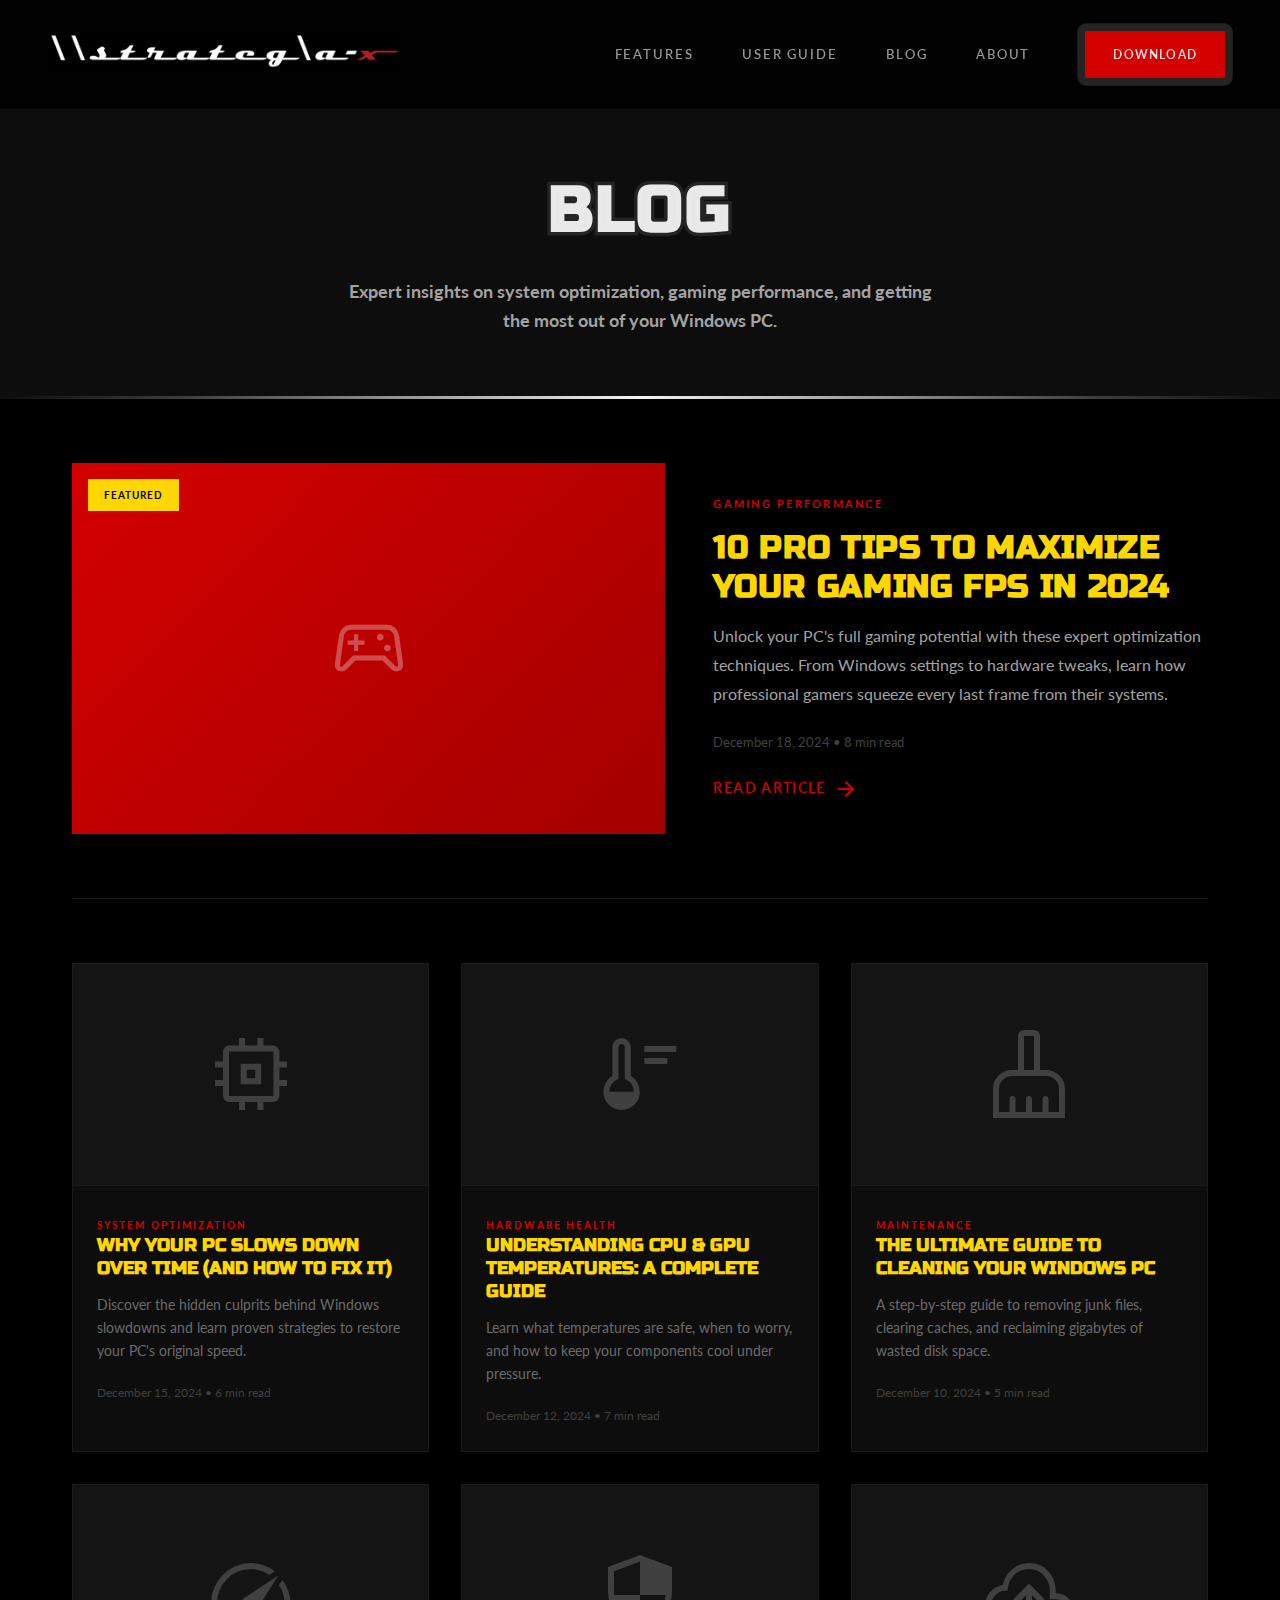
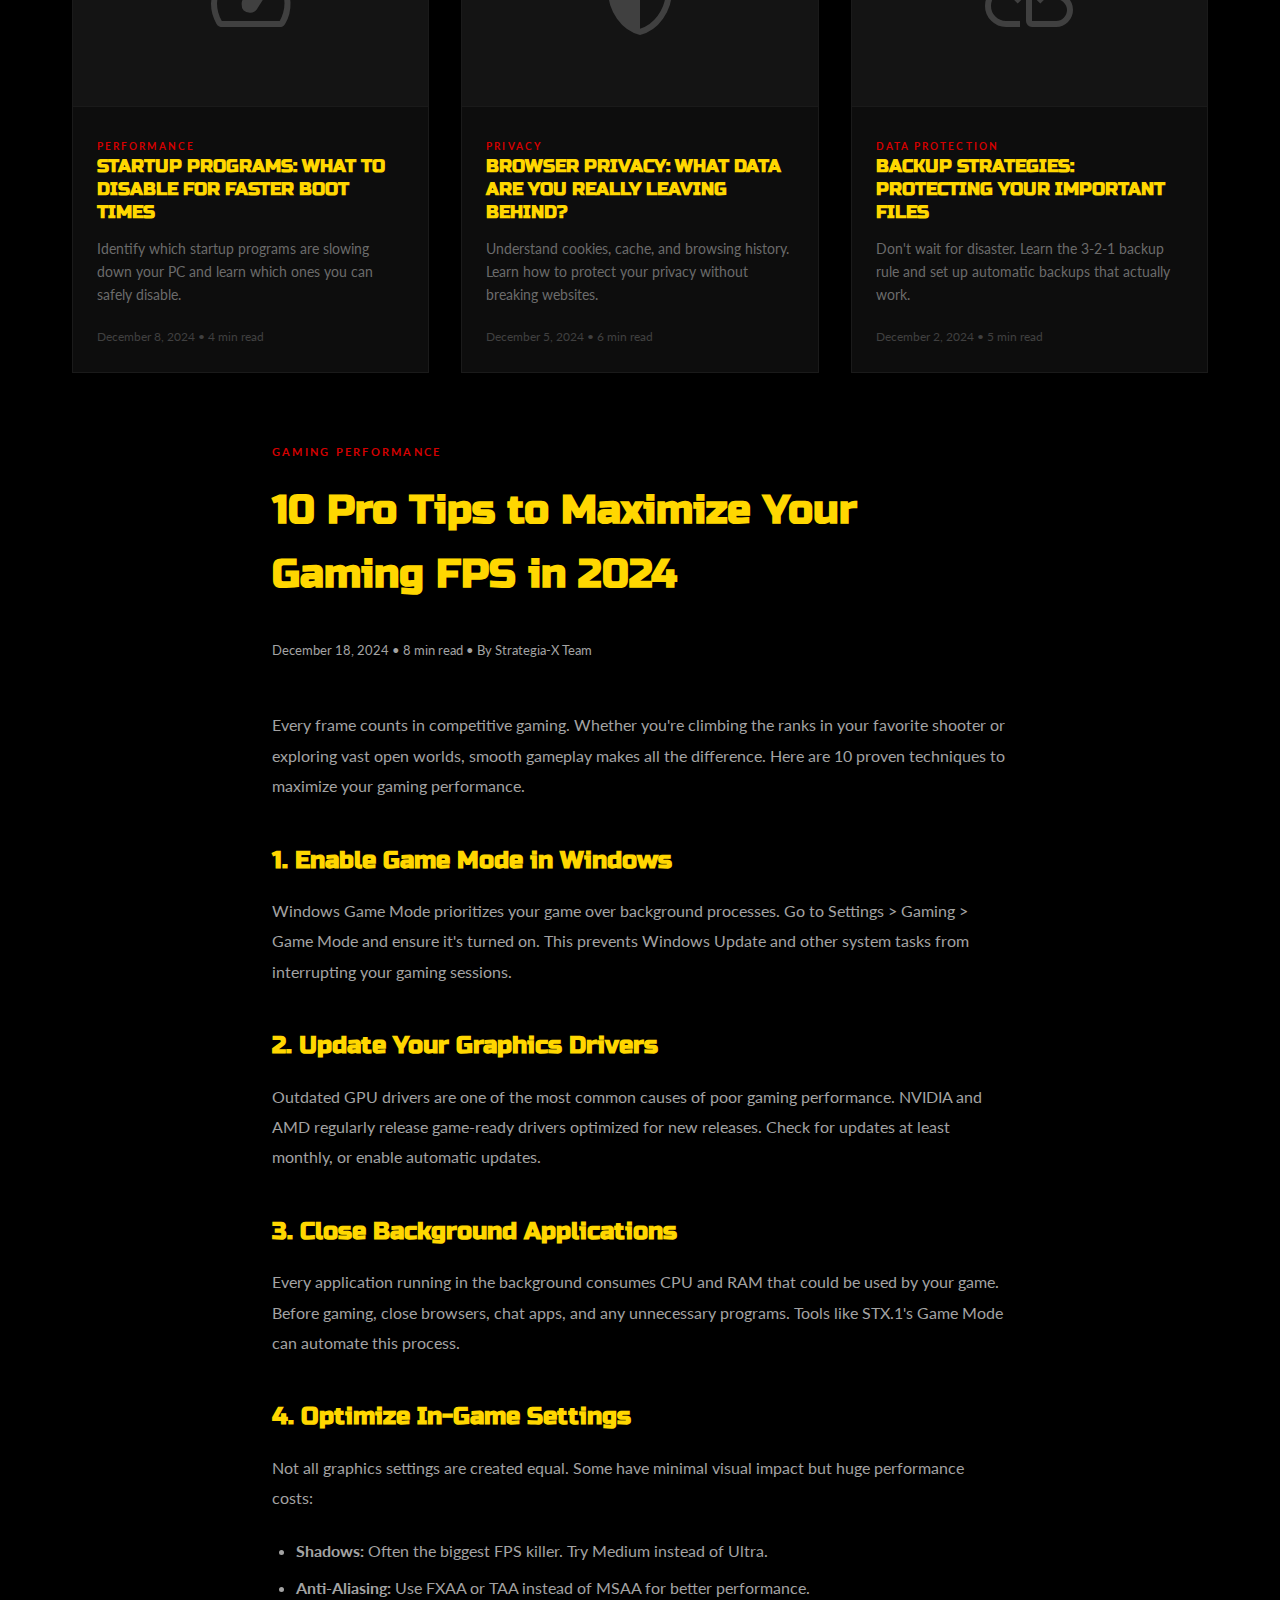
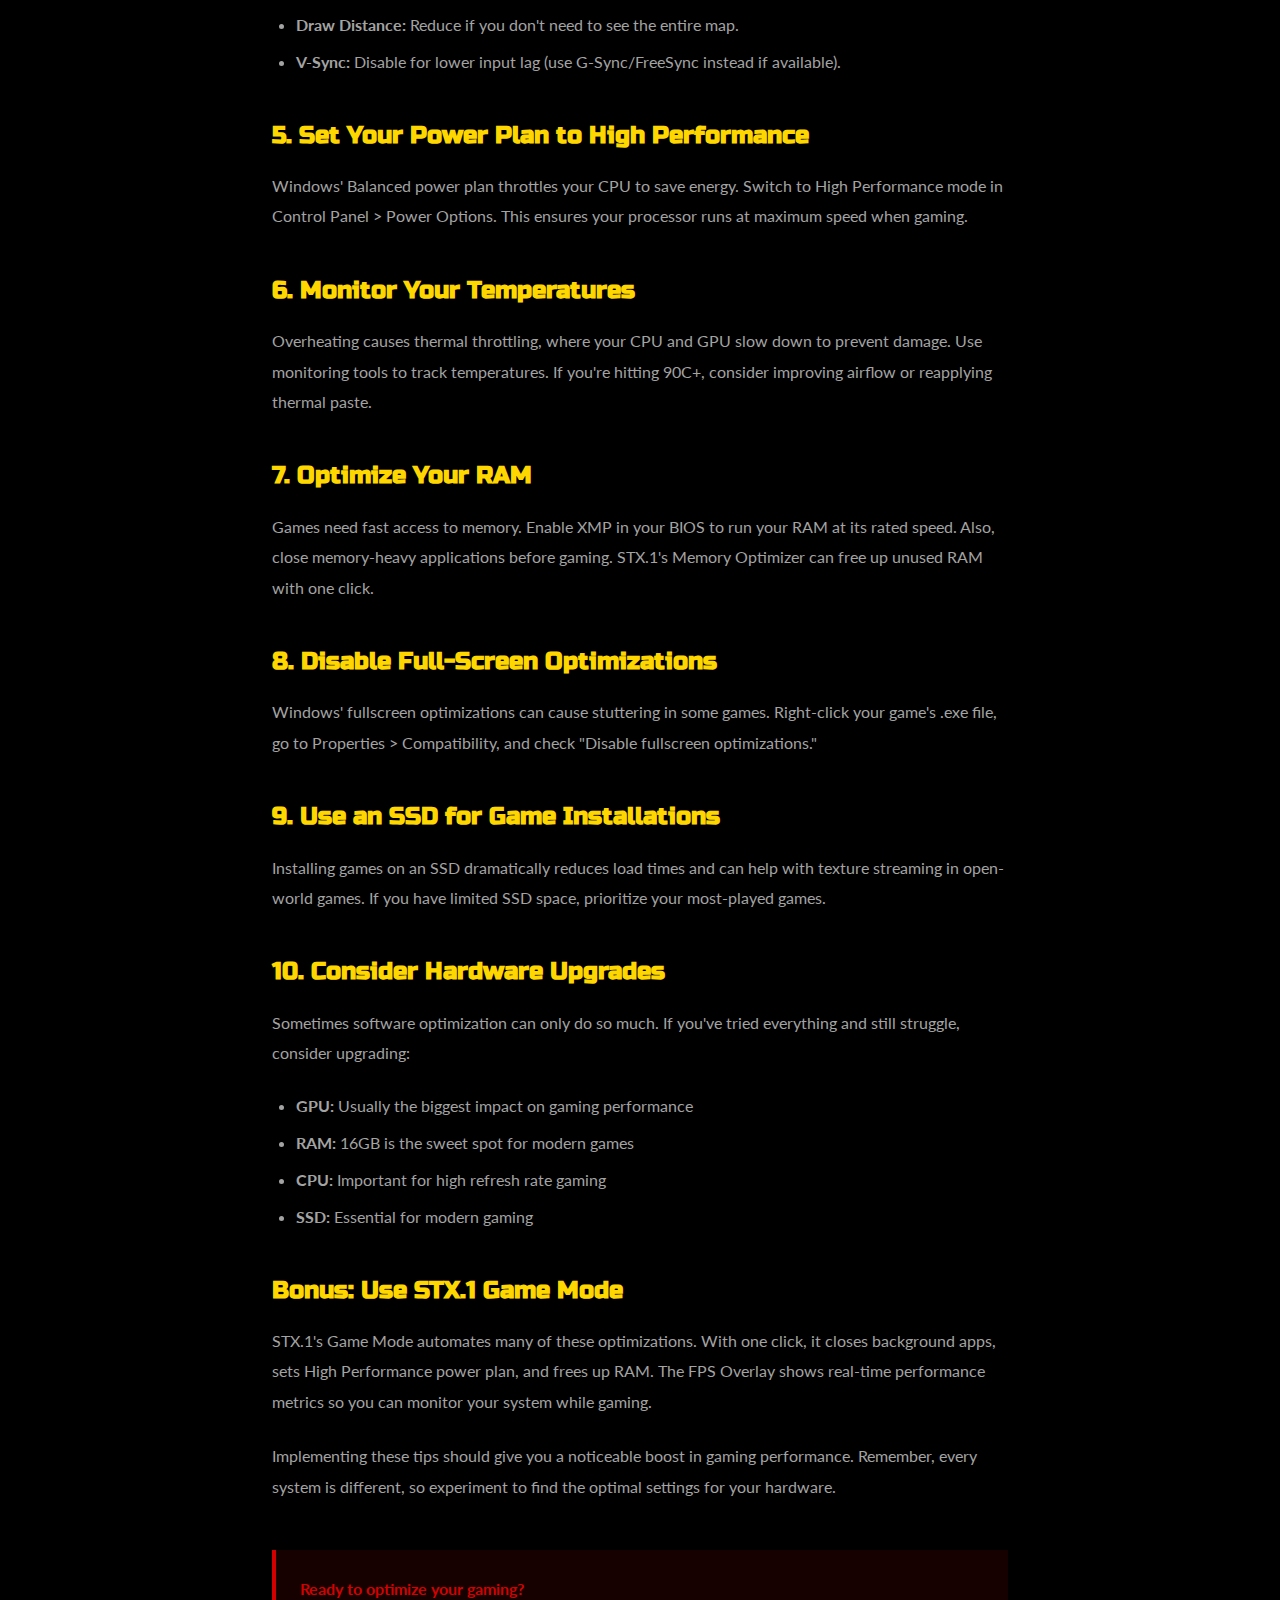
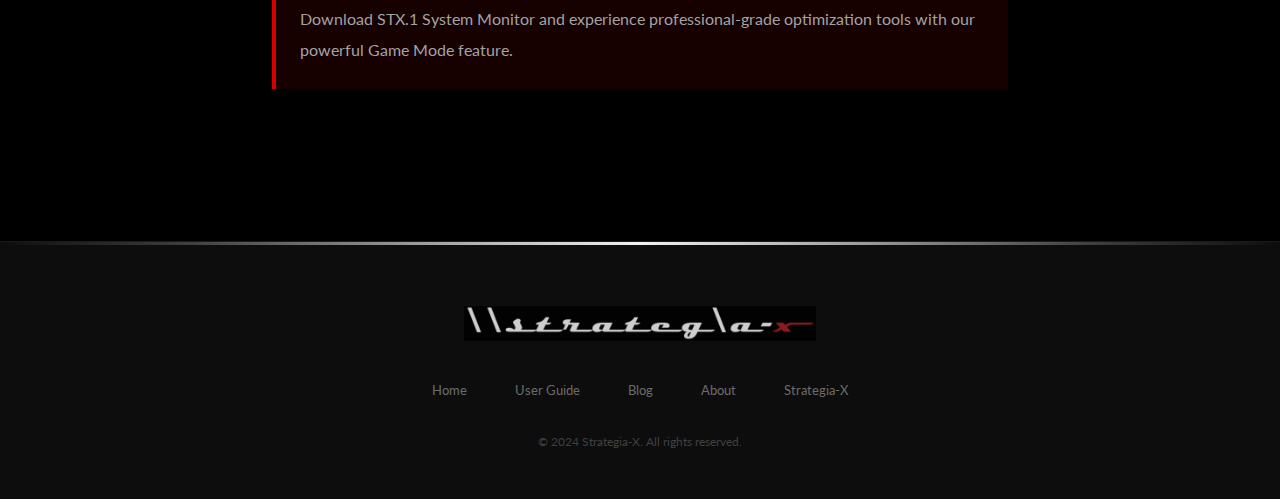
<file: blog.html>
<!DOCTYPE html>
<html lang="en">
<head>
    <meta charset="UTF-8">
    <meta name="viewport" content="width=device-width, initial-scale=1.0">

    <!-- SEO Meta Tags -->
    <title>Blog - STX.1 System Monitor | PC Optimization & Gaming Tips</title>
    <meta name="description" content="Expert tips on Windows optimization, gaming performance, system monitoring, and PC maintenance. Learn how to maximize your computer's performance.">
    <meta name="keywords" content="PC optimization tips, Windows performance, gaming FPS boost, system monitoring, computer maintenance, RAM optimization, Game Mode tips">
    <meta name="author" content="Strategia-X">
    <meta name="robots" content="index, follow">
    <link rel="canonical" href="https://stx1.strategia-x.ai/blog.html">

    <!-- Open Graph -->
    <meta property="og:type" content="blog">
    <meta property="og:title" content="STX.1 Blog - PC Optimization & Gaming Tips">
    <meta property="og:description" content="Expert tips on Windows optimization, gaming performance, and system monitoring.">
    <meta property="og:url" content="https://stx1.strategia-x.ai/blog.html">
    <meta property="og:site_name" content="STX.1">
    <meta property="og:image" content="https://stx-1.com/public%20media/OG.png">

    <!-- Twitter Card -->
    <meta name="twitter:card" content="summary_large_image">
    <meta name="twitter:title" content="STX.1 Blog - PC Optimization & Gaming Tips">
    <meta name="twitter:description" content="Expert tips on Windows optimization and gaming performance.">
    <meta name="twitter:image" content="https://stx-1.com/public%20media/OG.png">

    <!-- Theme Color -->
    <meta name="theme-color" content="#D40000">
    <meta name="msapplication-TileColor" content="#D40000">

    <!-- Favicon -->
    <link rel="icon" type="image/png" href="logos/web_favicon.png">
    <link rel="apple-touch-icon" href="logos/STX.png">

    <!-- Fonts -->
    <link rel="preconnect" href="https://fonts.googleapis.com">
    <link rel="preconnect" href="https://fonts.gstatic.com" crossorigin>
    <link href="https://fonts.googleapis.com/css2?family=Russo+One&family=Lato:wght@300;400;700&display=swap" rel="stylesheet">
    <link rel="stylesheet" href="https://fonts.googleapis.com/css2?family=Material+Symbols+Outlined:opsz,wght,FILL,GRAD@24,400,1,0" />

    <!-- JSON-LD Structured Data -->
    <script type="application/ld+json">
    {
        "@context": "https://schema.org",
        "@type": "Blog",
        "name": "STX.1 System Monitor Blog",
        "description": "Expert tips and guides on Windows optimization, gaming performance, and system monitoring",
        "url": "https://stx1.strategia-x.ai/blog.html",
        "publisher": {
            "@type": "Organization",
            "name": "Strategia-X",
            "logo": {
                "@type": "ImageObject",
                "url": "https://stx-1.com/public%20media/OG.png"
            }
        },
        "blogPost": [
            {
                "@type": "BlogPosting",
                "headline": "10 Pro Tips to Maximize Your Gaming FPS",
                "description": "Expert strategies to boost your frame rates and gaming performance",
                "datePublished": "2024-12-18",
                "author": {
                    "@type": "Organization",
                    "name": "Strategia-X"
                }
            },
            {
                "@type": "BlogPosting",
                "headline": "Complete Guide to Windows System Monitoring",
                "description": "Everything you need to know about monitoring your Windows PC",
                "datePublished": "2024-12-15",
                "author": {
                    "@type": "Organization",
                    "name": "Strategia-X"
                }
            }
        ],
        "breadcrumb": {
            "@type": "BreadcrumbList",
            "itemListElement": [
                {
                    "@type": "ListItem",
                    "position": 1,
                    "name": "Home",
                    "item": "https://stx1.strategia-x.ai/"
                },
                {
                    "@type": "ListItem",
                    "position": 2,
                    "name": "Blog",
                    "item": "https://stx1.strategia-x.ai/blog.html"
                }
            ]
        }
    }
    </script>

    <style>
        :root {
            --nero: #000000;
            --nero-light: #0a0a0a;
            --rosso-corsa: #D40000;
            --rosso-dark: #A30000;
            --giallo-modena: #FFD700;
            --chrome: rgba(255, 255, 255, 0.9);
            --chrome-dim: rgba(255, 255, 255, 0.6);
            --carbon-900: #0d0d0d;
            --carbon-800: #141414;
            --carbon-700: #1a1a1a;
            --carbon-600: #242424;
            --carbon-500: #404040;
            --carbon-400: #6b6b6b;
            --carbon-300: #a3a3a3;
            --font-display: 'Russo One', sans-serif;
            --font-body: 'Lato', sans-serif;
            --ease-out-expo: cubic-bezier(0.16, 1, 0.3, 1);
        }

        *, *::before, *::after {
            margin: 0;
            padding: 0;
            box-sizing: border-box;
        }

        html {
            scroll-behavior: smooth;
        }

        body {
            font-family: var(--font-body);
            background-color: var(--nero);
            color: var(--chrome);
            line-height: 1.6;
            -webkit-font-smoothing: antialiased;
        }

        /* Navigation */
        .nav {
            position: fixed;
            top: 0;
            left: 0;
            right: 0;
            z-index: 1000;
            padding: 1.5rem 3rem;
            background: rgba(0, 0, 0, 0.9);
            backdrop-filter: blur(20px);
        }

        .nav-inner {
            max-width: 1400px;
            margin: 0 auto;
            display: flex;
            justify-content: space-between;
            align-items: center;
        }

        .nav-logo img {
            height: 35px;
            width: auto;
        }

        .nav-links {
            display: flex;
            align-items: center;
            gap: 3rem;
        }

        .nav-link {
            font-size: 0.8rem;
            font-weight: 500;
            letter-spacing: 0.15em;
            text-transform: uppercase;
            color: var(--chrome-dim);
            text-decoration: none;
            transition: color 0.3s ease;
        }

        .nav-link:hover {
            color: var(--chrome);
        }

        .nav-cta {
            font-family: var(--font-body);
            font-size: 0.75rem;
            font-weight: 600;
            letter-spacing: 0.1em;
            text-transform: uppercase;
            color: var(--chrome);
            background: var(--rosso-corsa);
            padding: 0.875rem 1.75rem;
            text-decoration: none;
            position: relative;
            border-radius: 8px;
            overflow: hidden;
            border: 7.25px solid var(--carbon-600);
            box-shadow: 0 0 0 1px rgba(255,255,255,0.1);
            transition: all 0.4s var(--ease-out-expo);
        }

        .nav-cta::before {
            content: '';
            position: absolute;
            inset: 0;
            background: linear-gradient(90deg, transparent, rgba(255,255,255,0.2), transparent);
            transform: translateX(-100%);
            transition: transform 0.6s ease;
        }

        .nav-cta:hover {
            background: var(--rosso-dark);
            transform: translateY(-2px);
            box-shadow: 0 10px 30px rgba(212, 0, 0, 0.45);
        }

        .nav-cta:hover::before {
            transform: translateX(100%);
        }

        /* Page Header */
        .page-header {
            padding: 10rem 2rem 4rem;
            text-align: center;
            background: var(--carbon-900);
            position: relative;
        }

        .page-header::after {
            content: '';
            position: absolute;
            bottom: 0;
            left: 0;
            right: 0;
            height: 2.5px;
            background: linear-gradient(to right,
                transparent 0%,
                rgba(64, 64, 64, 1) 15%,
                rgba(168, 168, 168, 1) 35%,
                rgba(255, 255, 255, 0.95) 50%,
                rgba(168, 168, 168, 1) 65%,
                rgba(64, 64, 64, 1) 85%,
                transparent 100%);
        }

        .page-title {
            font-family: var(--font-display);
            font-size: clamp(2.5rem, 6vw, 4rem);
            text-transform: uppercase;
            letter-spacing: 0.03em;
            margin-bottom: 1rem;
            -webkit-text-stroke: 7px var(--carbon-600);
            text-stroke: 7px var(--carbon-600);
            paint-order: stroke fill;
        }

        .page-subtitle {
            font-size: 1.1rem;
            font-weight: 700;
            color: var(--carbon-300);
            max-width: 600px;
            margin: 0 auto;
        }

        /* Blog Content */
        .blog-container {
            max-width: 1200px;
            margin: 0 auto;
            padding: 4rem 2rem;
        }

        /* Featured Post */
        .featured-post {
            display: grid;
            grid-template-columns: 1.2fr 1fr;
            gap: 3rem;
            margin-bottom: 4rem;
            padding-bottom: 4rem;
            border-bottom: 1px solid var(--carbon-700);
        }

        .featured-image {
            background: linear-gradient(135deg, var(--rosso-corsa), var(--rosso-dark));
            aspect-ratio: 16/10;
            display: flex;
            align-items: center;
            justify-content: center;
            position: relative;
            overflow: hidden;
        }

        .featured-image .material-symbols-outlined {
            font-size: 5rem;
            color: rgba(255,255,255,0.3);
        }

        .featured-label {
            position: absolute;
            top: 1rem;
            left: 1rem;
            background: var(--giallo-modena);
            color: var(--nero);
            font-size: 0.65rem;
            font-weight: 700;
            letter-spacing: 0.1em;
            text-transform: uppercase;
            padding: 0.5rem 1rem;
        }

        .featured-content {
            display: flex;
            flex-direction: column;
            justify-content: center;
        }

        .post-category {
            font-size: 0.7rem;
            font-weight: 700;
            letter-spacing: 0.2em;
            text-transform: uppercase;
            color: var(--rosso-corsa);
            margin-bottom: 1rem;
        }

        .featured-title {
            font-family: var(--font-display);
            font-size: 2rem;
            color: var(--giallo-modena);
            text-transform: uppercase;
            letter-spacing: 0.02em;
            margin-bottom: 1rem;
            line-height: 1.2;
        }

        .post-excerpt {
            color: var(--carbon-300);
            font-size: 1rem;
            line-height: 1.8;
            margin-bottom: 1.5rem;
        }

        .post-meta {
            font-size: 0.8rem;
            color: var(--carbon-500);
        }

        .read-more {
            display: inline-flex;
            align-items: center;
            gap: 0.5rem;
            color: var(--rosso-corsa);
            text-decoration: none;
            font-weight: 600;
            font-size: 0.85rem;
            text-transform: uppercase;
            letter-spacing: 0.1em;
            margin-top: 1.5rem;
            transition: gap 0.3s ease;
        }

        .read-more:hover {
            gap: 1rem;
        }

        /* Blog Grid */
        .blog-grid {
            display: grid;
            grid-template-columns: repeat(3, 1fr);
            gap: 2rem;
        }

        .blog-card {
            background: var(--carbon-900);
            border: 1px solid var(--carbon-700);
            transition: all 0.3s ease;
        }

        .blog-card:hover {
            border-color: var(--rosso-corsa);
            transform: translateY(-4px);
            box-shadow: 0 20px 50px rgba(212, 0, 0, 0.35), 0 0 30px rgba(212, 0, 0, 0.2);
        }

        .card-image {
            background: var(--carbon-800);
            aspect-ratio: 16/10;
            display: flex;
            align-items: center;
            justify-content: center;
            border-bottom: 1px solid var(--carbon-700);
            transition: all 0.3s ease;
        }

        .blog-card:hover .card-image {
            background: linear-gradient(135deg, rgba(212, 0, 0, 0.1), rgba(0, 0, 0, 0.3));
        }

        .card-image .material-symbols-outlined {
            font-size: 6rem;
            color: var(--carbon-500);
            transition: all 0.3s ease;
        }

        .blog-card:hover .card-image .material-symbols-outlined {
            color: var(--rosso-corsa);
            text-shadow: 0 0 30px rgba(212, 0, 0, 0.5);
        }

        .card-content {
            padding: 1.5rem;
        }

        .card-category {
            font-size: 0.65rem;
            font-weight: 700;
            letter-spacing: 0.2em;
            text-transform: uppercase;
            color: var(--rosso-corsa);
            margin-bottom: 0.75rem;
        }

        .card-title {
            font-family: var(--font-display);
            font-size: 1.1rem;
            color: var(--giallo-modena);
            text-transform: uppercase;
            margin-bottom: 0.75rem;
            line-height: 1.3;
        }

        .card-excerpt {
            color: var(--carbon-400);
            font-size: 0.9rem;
            line-height: 1.6;
            margin-bottom: 1rem;
        }

        .card-meta {
            font-size: 0.75rem;
            color: var(--carbon-500);
        }

        /* Article Content (for full articles) */
        .article-content {
            max-width: 800px;
            margin: 0 auto;
            padding: 4rem 2rem;
        }

        .article-content h2 {
            font-family: var(--font-display);
            font-size: 1.5rem;
            color: var(--giallo-modena);
            margin: 2.5rem 0 1rem;
        }

        .article-content h3 {
            font-family: var(--font-display);
            font-size: 1.2rem;
            color: var(--chrome);
            margin: 2rem 0 1rem;
        }

        .article-content p {
            color: var(--carbon-300);
            line-height: 1.9;
            margin-bottom: 1.5rem;
        }

        .article-content ul, .article-content ol {
            color: var(--carbon-300);
            margin: 1rem 0 1.5rem 1.5rem;
            line-height: 1.8;
        }

        .article-content li {
            margin-bottom: 0.5rem;
        }

        /* Footer */
        .footer {
            background: var(--carbon-900);
            border-top: 1px solid var(--carbon-700);
            padding: 4rem 2rem 3rem;
            text-align: center;
            position: relative;
        }

        .footer::before {
            content: '';
            position: absolute;
            top: 0;
            left: 0;
            right: 0;
            height: 2.5px;
            background: linear-gradient(to right,
                transparent 0%,
                rgba(64, 64, 64, 1) 15%,
                rgba(168, 168, 168, 1) 35%,
                rgba(255, 255, 255, 0.95) 50%,
                rgba(168, 168, 168, 1) 65%,
                rgba(64, 64, 64, 1) 85%,
                transparent 100%);
        }

        .footer-logo img {
            height: 35px;
            opacity: 0.8;
            margin-bottom: 2rem;
        }

        .footer-links {
            display: flex;
            justify-content: center;
            gap: 3rem;
            margin-bottom: 2rem;
        }

        .footer-link {
            font-size: 0.8rem;
            color: var(--carbon-400);
            text-decoration: none;
        }

        .footer-link:hover {
            color: var(--rosso-corsa);
        }

        .footer-copy {
            font-size: 0.75rem;
            color: var(--carbon-500);
        }

        /* Responsive */
        @media (max-width: 968px) {
            .featured-post {
                grid-template-columns: 1fr;
            }

            .blog-grid {
                grid-template-columns: repeat(2, 1fr);
            }

            .nav-links {
                display: none;
            }
        }

        @media (max-width: 640px) {
            .blog-grid {
                grid-template-columns: 1fr;
            }
        }

        /* Accessibility */
        .skip-link {
            position: absolute;
            top: -100%;
            left: 50%;
            transform: translateX(-50%);
            background: var(--rosso-corsa);
            color: var(--chrome);
            padding: 1rem 2rem;
            z-index: 9999;
            font-weight: 600;
            text-transform: uppercase;
            letter-spacing: 0.1em;
            text-decoration: none;
            transition: top 0.3s ease;
        }

        .skip-link:focus {
            top: 1rem;
            outline: none;
        }

        :focus-visible {
            outline: 2px solid var(--rosso-corsa);
            outline-offset: 4px;
        }

        :focus:not(:focus-visible) {
            outline: none;
        }

        .sr-only {
            position: absolute;
            width: 1px;
            height: 1px;
            padding: 0;
            margin: -1px;
            overflow: hidden;
            clip: rect(0, 0, 0, 0);
            white-space: nowrap;
            border: 0;
        }

        @media (prefers-reduced-motion: reduce) {
            * { transition-duration: 0.01ms !important; }
        }
    </style>
</head>
<body>
    <!-- Skip Link -->
    <a href="#main-content" class="skip-link">Skip to main content</a>

    <!-- Navigation -->
    <nav class="nav" role="navigation" aria-label="Main navigation">
        <div class="nav-inner">
            <a href="/" class="nav-logo">
                <img src="logos/toolbar_logo.png" alt="STX.1">
            </a>
            <div class="nav-links">
                <a href="index.html#features" class="nav-link">Features</a>
                <a href="guide.html" class="nav-link">User Guide</a>
                <a href="blog.html" class="nav-link">Blog</a>
                <a href="about.html" class="nav-link">About</a>
                <a href="index.html#download" class="nav-cta">Download</a>
            </div>
        </div>
    </nav>

    <!-- Page Header -->
    <header class="page-header">
        <h1 class="page-title">Blog</h1>
        <p class="page-subtitle">Expert insights on system optimization, gaming performance, and getting the most out of your Windows PC.</p>
    </header>

    <!-- Blog Content -->
    <main class="blog-container" id="main-content" role="main">
        <!-- Featured Post -->
        <article class="featured-post">
            <div class="featured-image">
                <span class="featured-label">Featured</span>
                <span class="material-symbols-outlined">sports_esports</span>
            </div>
            <div class="featured-content">
                <span class="post-category">Gaming Performance</span>
                <h2 class="featured-title">10 Pro Tips to Maximize Your Gaming FPS in 2024</h2>
                <p class="post-excerpt">Unlock your PC's full gaming potential with these expert optimization techniques. From Windows settings to hardware tweaks, learn how professional gamers squeeze every last frame from their systems.</p>
                <span class="post-meta">December 18, 2024 &bull; 8 min read</span>
                <a href="#article-fps" class="read-more">
                    Read Article
                    <span class="material-symbols-outlined">arrow_forward</span>
                </a>
            </div>
        </article>

        <!-- Blog Grid -->
        <div class="blog-grid">
            <article class="blog-card">
                <div class="card-image">
                    <span class="material-symbols-outlined">memory</span>
                </div>
                <div class="card-content">
                    <span class="card-category">System Optimization</span>
                    <h3 class="card-title">Why Your PC Slows Down Over Time (And How to Fix It)</h3>
                    <p class="card-excerpt">Discover the hidden culprits behind Windows slowdowns and learn proven strategies to restore your PC's original speed.</p>
                    <span class="card-meta">December 15, 2024 &bull; 6 min read</span>
                </div>
            </article>

            <article class="blog-card">
                <div class="card-image">
                    <span class="material-symbols-outlined">thermostat</span>
                </div>
                <div class="card-content">
                    <span class="card-category">Hardware Health</span>
                    <h3 class="card-title">Understanding CPU & GPU Temperatures: A Complete Guide</h3>
                    <p class="card-excerpt">Learn what temperatures are safe, when to worry, and how to keep your components cool under pressure.</p>
                    <span class="card-meta">December 12, 2024 &bull; 7 min read</span>
                </div>
            </article>

            <article class="blog-card">
                <div class="card-image">
                    <span class="material-symbols-outlined">cleaning_services</span>
                </div>
                <div class="card-content">
                    <span class="card-category">Maintenance</span>
                    <h3 class="card-title">The Ultimate Guide to Cleaning Your Windows PC</h3>
                    <p class="card-excerpt">A step-by-step guide to removing junk files, clearing caches, and reclaiming gigabytes of wasted disk space.</p>
                    <span class="card-meta">December 10, 2024 &bull; 5 min read</span>
                </div>
            </article>

            <article class="blog-card">
                <div class="card-image">
                    <span class="material-symbols-outlined">speed</span>
                </div>
                <div class="card-content">
                    <span class="card-category">Performance</span>
                    <h3 class="card-title">Startup Programs: What to Disable for Faster Boot Times</h3>
                    <p class="card-excerpt">Identify which startup programs are slowing down your PC and learn which ones you can safely disable.</p>
                    <span class="card-meta">December 8, 2024 &bull; 4 min read</span>
                </div>
            </article>

            <article class="blog-card">
                <div class="card-image">
                    <span class="material-symbols-outlined">security</span>
                </div>
                <div class="card-content">
                    <span class="card-category">Privacy</span>
                    <h3 class="card-title">Browser Privacy: What Data Are You Really Leaving Behind?</h3>
                    <p class="card-excerpt">Understand cookies, cache, and browsing history. Learn how to protect your privacy without breaking websites.</p>
                    <span class="card-meta">December 5, 2024 &bull; 6 min read</span>
                </div>
            </article>

            <article class="blog-card">
                <div class="card-image">
                    <span class="material-symbols-outlined">backup</span>
                </div>
                <div class="card-content">
                    <span class="card-category">Data Protection</span>
                    <h3 class="card-title">Backup Strategies: Protecting Your Important Files</h3>
                    <p class="card-excerpt">Don't wait for disaster. Learn the 3-2-1 backup rule and set up automatic backups that actually work.</p>
                    <span class="card-meta">December 2, 2024 &bull; 5 min read</span>
                </div>
            </article>
        </div>
    </div>

    <!-- Full Article Example -->
    <div class="article-content" id="article-fps">
        <span class="post-category">Gaming Performance</span>
        <h1 style="font-family: var(--font-display); font-size: 2.5rem; color: var(--giallo-modena); margin: 1rem 0 2rem;">10 Pro Tips to Maximize Your Gaming FPS in 2024</h1>
        <p class="post-meta" style="margin-bottom: 3rem;">December 18, 2024 &bull; 8 min read &bull; By Strategia-X Team</p>

        <p>Every frame counts in competitive gaming. Whether you're climbing the ranks in your favorite shooter or exploring vast open worlds, smooth gameplay makes all the difference. Here are 10 proven techniques to maximize your gaming performance.</p>

        <h2>1. Enable Game Mode in Windows</h2>
        <p>Windows Game Mode prioritizes your game over background processes. Go to Settings > Gaming > Game Mode and ensure it's turned on. This prevents Windows Update and other system tasks from interrupting your gaming sessions.</p>

        <h2>2. Update Your Graphics Drivers</h2>
        <p>Outdated GPU drivers are one of the most common causes of poor gaming performance. NVIDIA and AMD regularly release game-ready drivers optimized for new releases. Check for updates at least monthly, or enable automatic updates.</p>

        <h2>3. Close Background Applications</h2>
        <p>Every application running in the background consumes CPU and RAM that could be used by your game. Before gaming, close browsers, chat apps, and any unnecessary programs. Tools like STX.1's Game Mode can automate this process.</p>

        <h2>4. Optimize In-Game Settings</h2>
        <p>Not all graphics settings are created equal. Some have minimal visual impact but huge performance costs:</p>
        <ul>
            <li><strong>Shadows:</strong> Often the biggest FPS killer. Try Medium instead of Ultra.</li>
            <li><strong>Anti-Aliasing:</strong> Use FXAA or TAA instead of MSAA for better performance.</li>
            <li><strong>Draw Distance:</strong> Reduce if you don't need to see the entire map.</li>
            <li><strong>V-Sync:</strong> Disable for lower input lag (use G-Sync/FreeSync instead if available).</li>
        </ul>

        <h2>5. Set Your Power Plan to High Performance</h2>
        <p>Windows' Balanced power plan throttles your CPU to save energy. Switch to High Performance mode in Control Panel > Power Options. This ensures your processor runs at maximum speed when gaming.</p>

        <h2>6. Monitor Your Temperatures</h2>
        <p>Overheating causes thermal throttling, where your CPU and GPU slow down to prevent damage. Use monitoring tools to track temperatures. If you're hitting 90C+, consider improving airflow or reapplying thermal paste.</p>

        <h2>7. Optimize Your RAM</h2>
        <p>Games need fast access to memory. Enable XMP in your BIOS to run your RAM at its rated speed. Also, close memory-heavy applications before gaming. STX.1's Memory Optimizer can free up unused RAM with one click.</p>

        <h2>8. Disable Full-Screen Optimizations</h2>
        <p>Windows' fullscreen optimizations can cause stuttering in some games. Right-click your game's .exe file, go to Properties > Compatibility, and check "Disable fullscreen optimizations."</p>

        <h2>9. Use an SSD for Game Installations</h2>
        <p>Installing games on an SSD dramatically reduces load times and can help with texture streaming in open-world games. If you have limited SSD space, prioritize your most-played games.</p>

        <h2>10. Consider Hardware Upgrades</h2>
        <p>Sometimes software optimization can only do so much. If you've tried everything and still struggle, consider upgrading:</p>
        <ul>
            <li><strong>GPU:</strong> Usually the biggest impact on gaming performance</li>
            <li><strong>RAM:</strong> 16GB is the sweet spot for modern games</li>
            <li><strong>CPU:</strong> Important for high refresh rate gaming</li>
            <li><strong>SSD:</strong> Essential for modern gaming</li>
        </ul>

        <h2>Bonus: Use STX.1 Game Mode</h2>
        <p>STX.1's Game Mode automates many of these optimizations. With one click, it closes background apps, sets High Performance power plan, and frees up RAM. The FPS Overlay shows real-time performance metrics so you can monitor your system while gaming.</p>

        <p>Implementing these tips should give you a noticeable boost in gaming performance. Remember, every system is different, so experiment to find the optimal settings for your hardware.</p>

        <p style="margin-top: 3rem; padding: 1.5rem; background: rgba(212, 0, 0, 0.1); border-left: 4px solid var(--rosso-corsa);">
            <strong style="color: var(--rosso-corsa);">Ready to optimize your gaming?</strong><br>
            Download STX.1 System Monitor and experience professional-grade optimization tools with our powerful Game Mode feature.
        </p>
    </main>

    <!-- Footer -->
    <footer class="footer">
        <a href="/" class="footer-logo">
            <img src="logos/toolbar_logo.png" alt="STX.1">
        </a>
        <div class="footer-links">
            <a href="index.html" class="footer-link">Home</a>
            <a href="guide.html" class="footer-link">User Guide</a>
            <a href="blog.html" class="footer-link">Blog</a>
            <a href="about.html" class="footer-link">About</a>
            <a href="https://www.strategia-x.com" class="footer-link" target="_blank">Strategia-X</a>
        </div>
        <p class="footer-copy">&copy; 2024 Strategia-X. All rights reserved.</p>
    </footer>
</body>
</html>
</file>
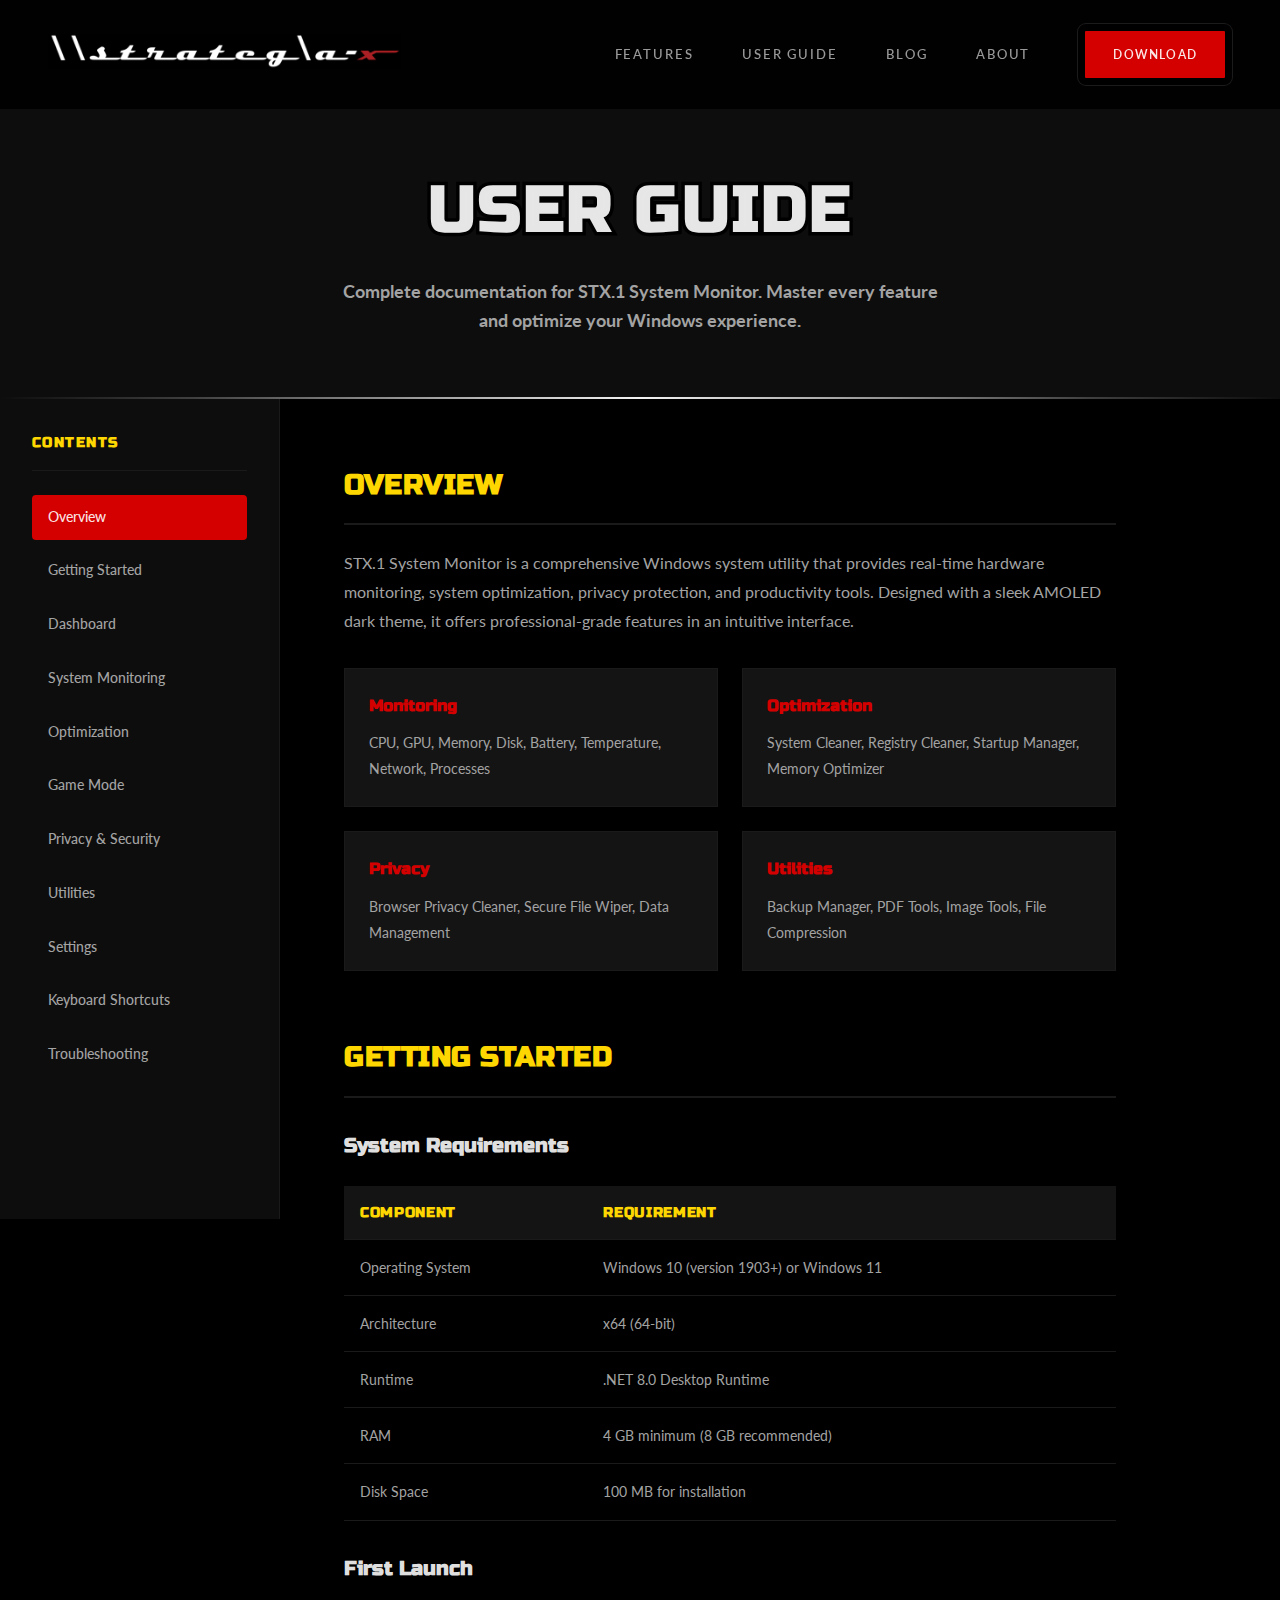
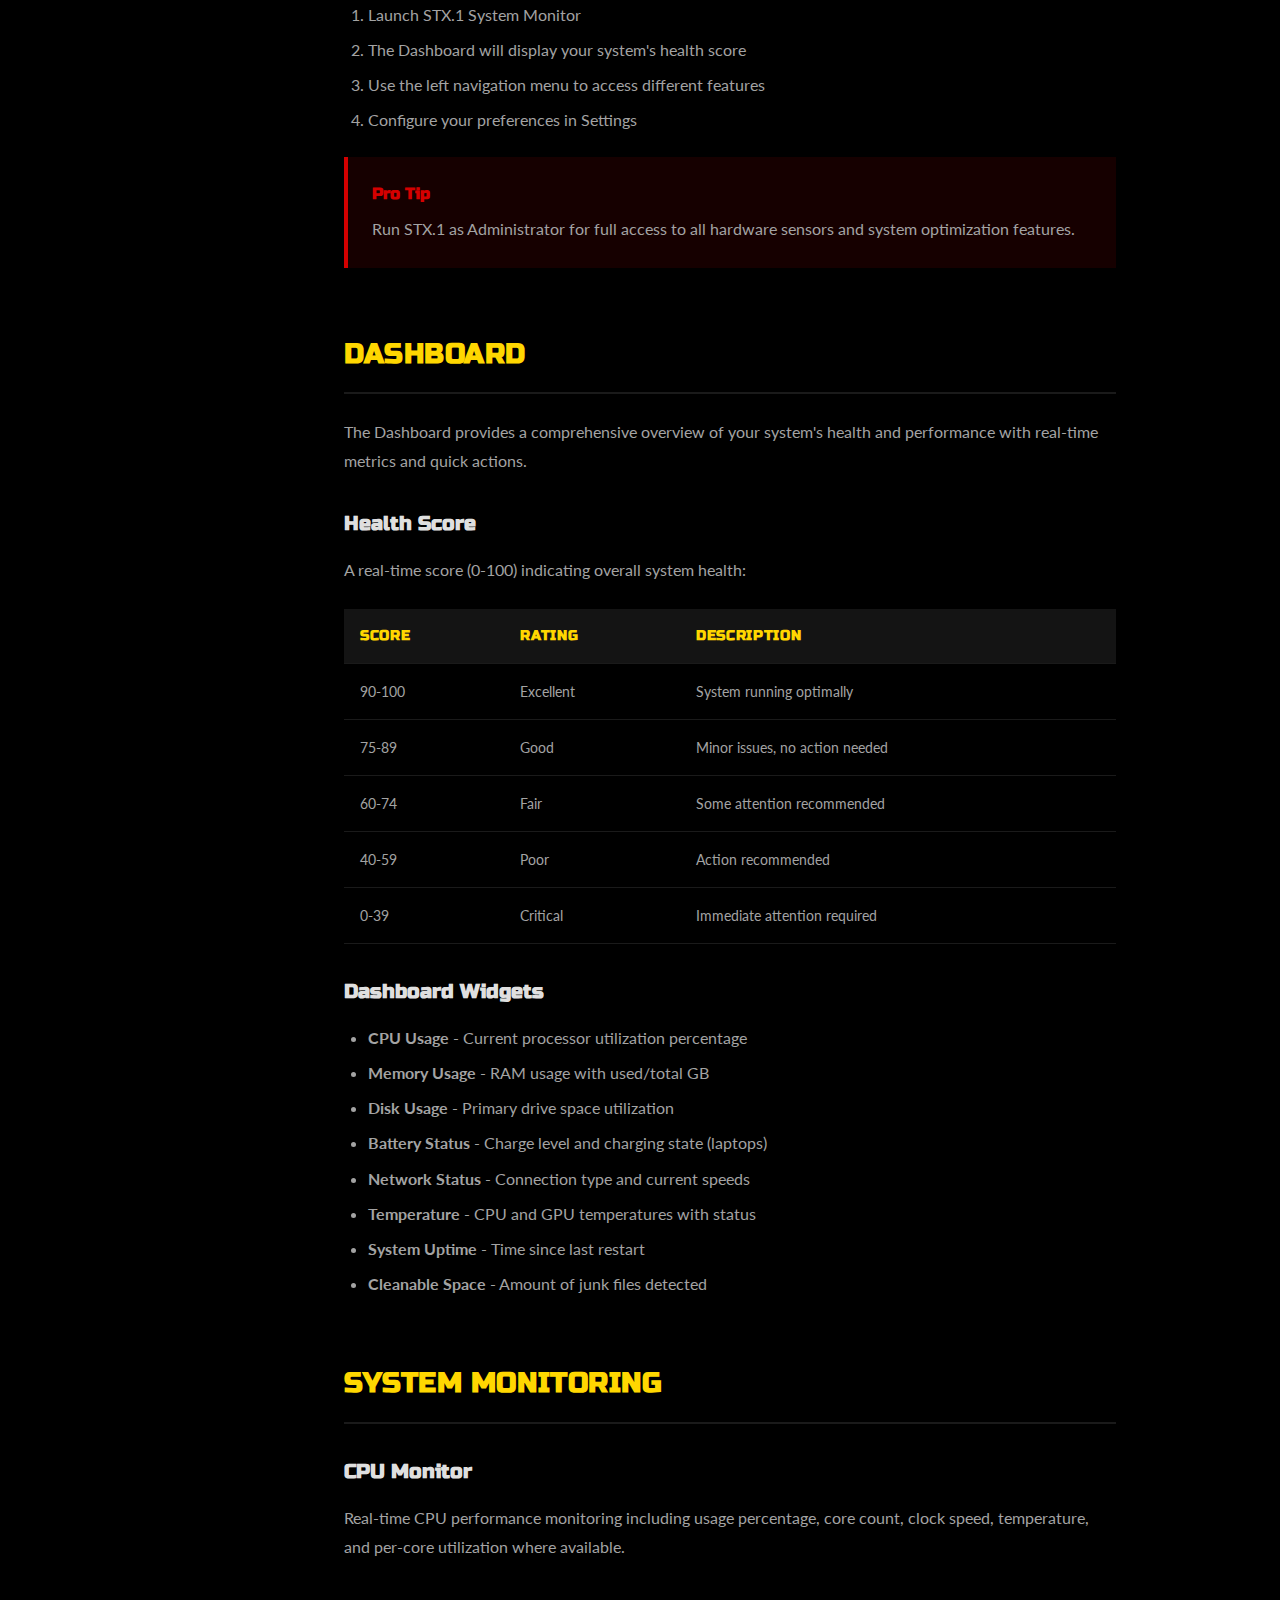
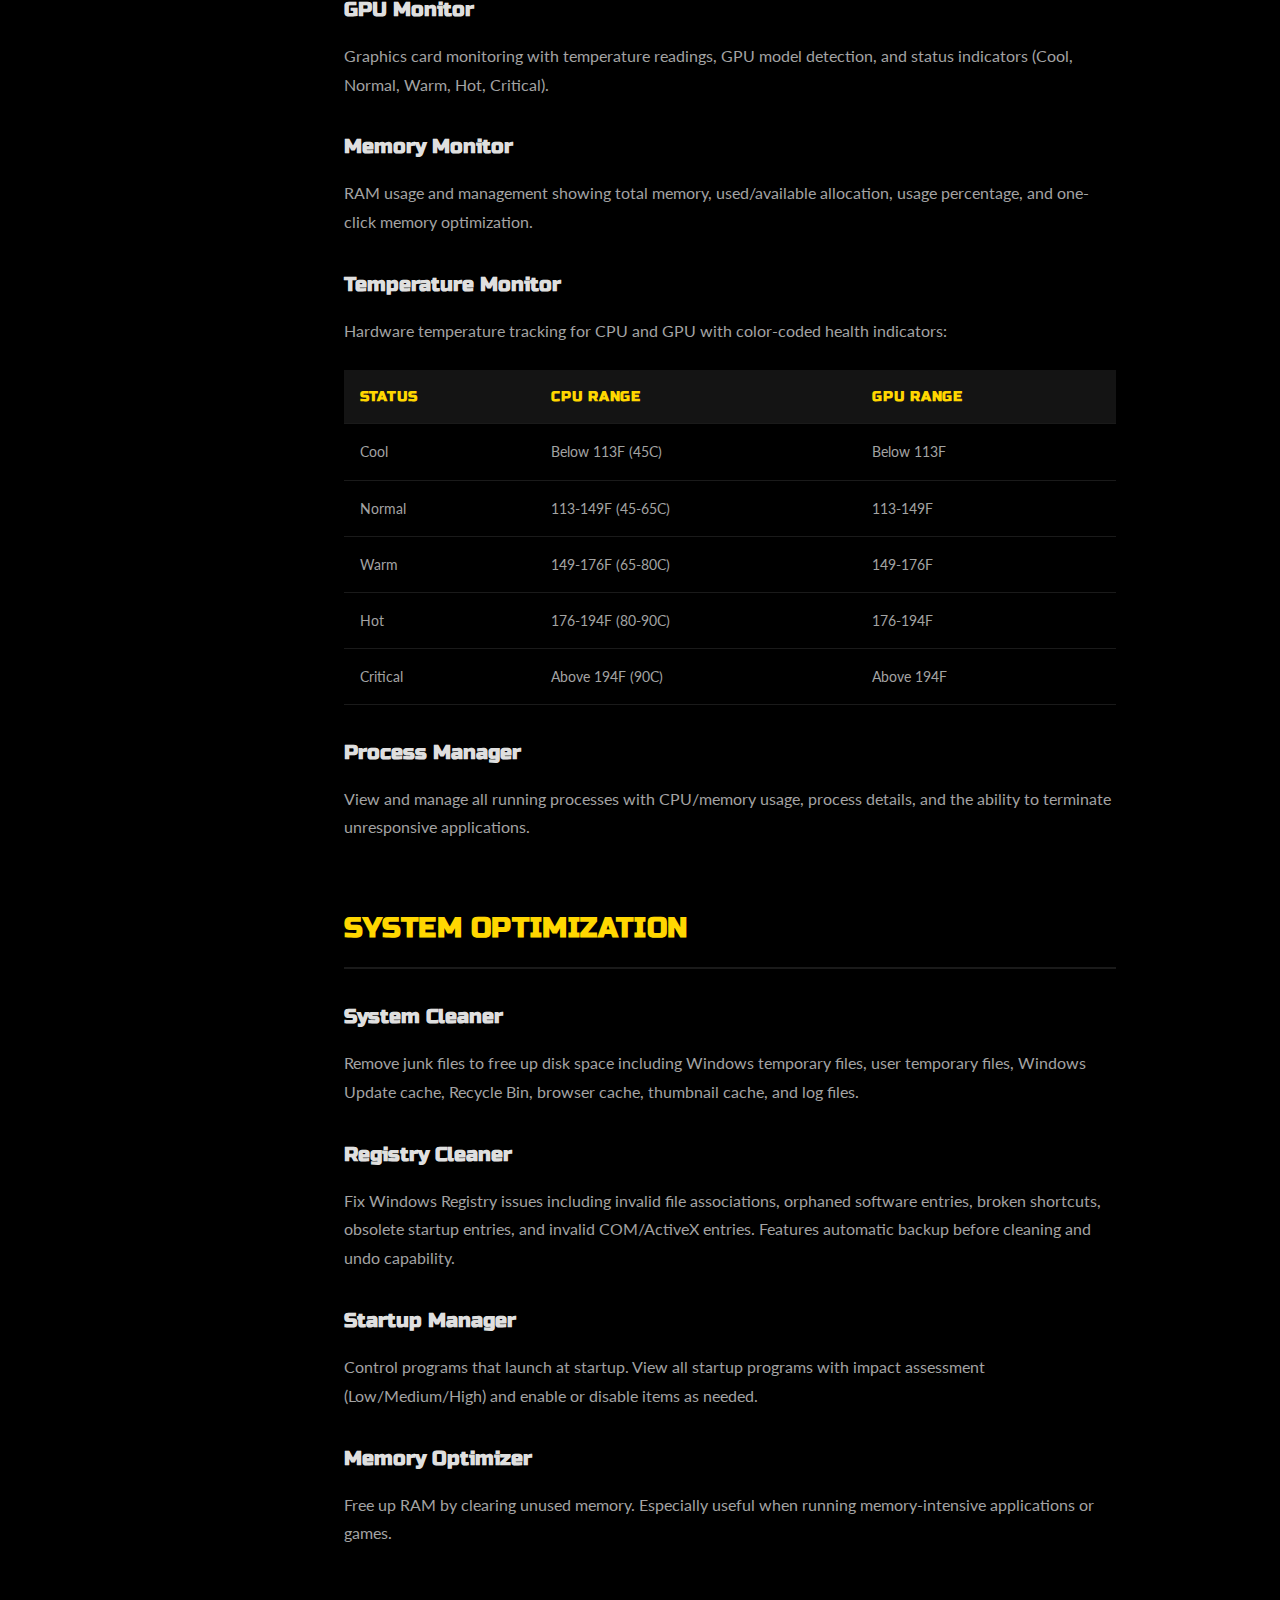
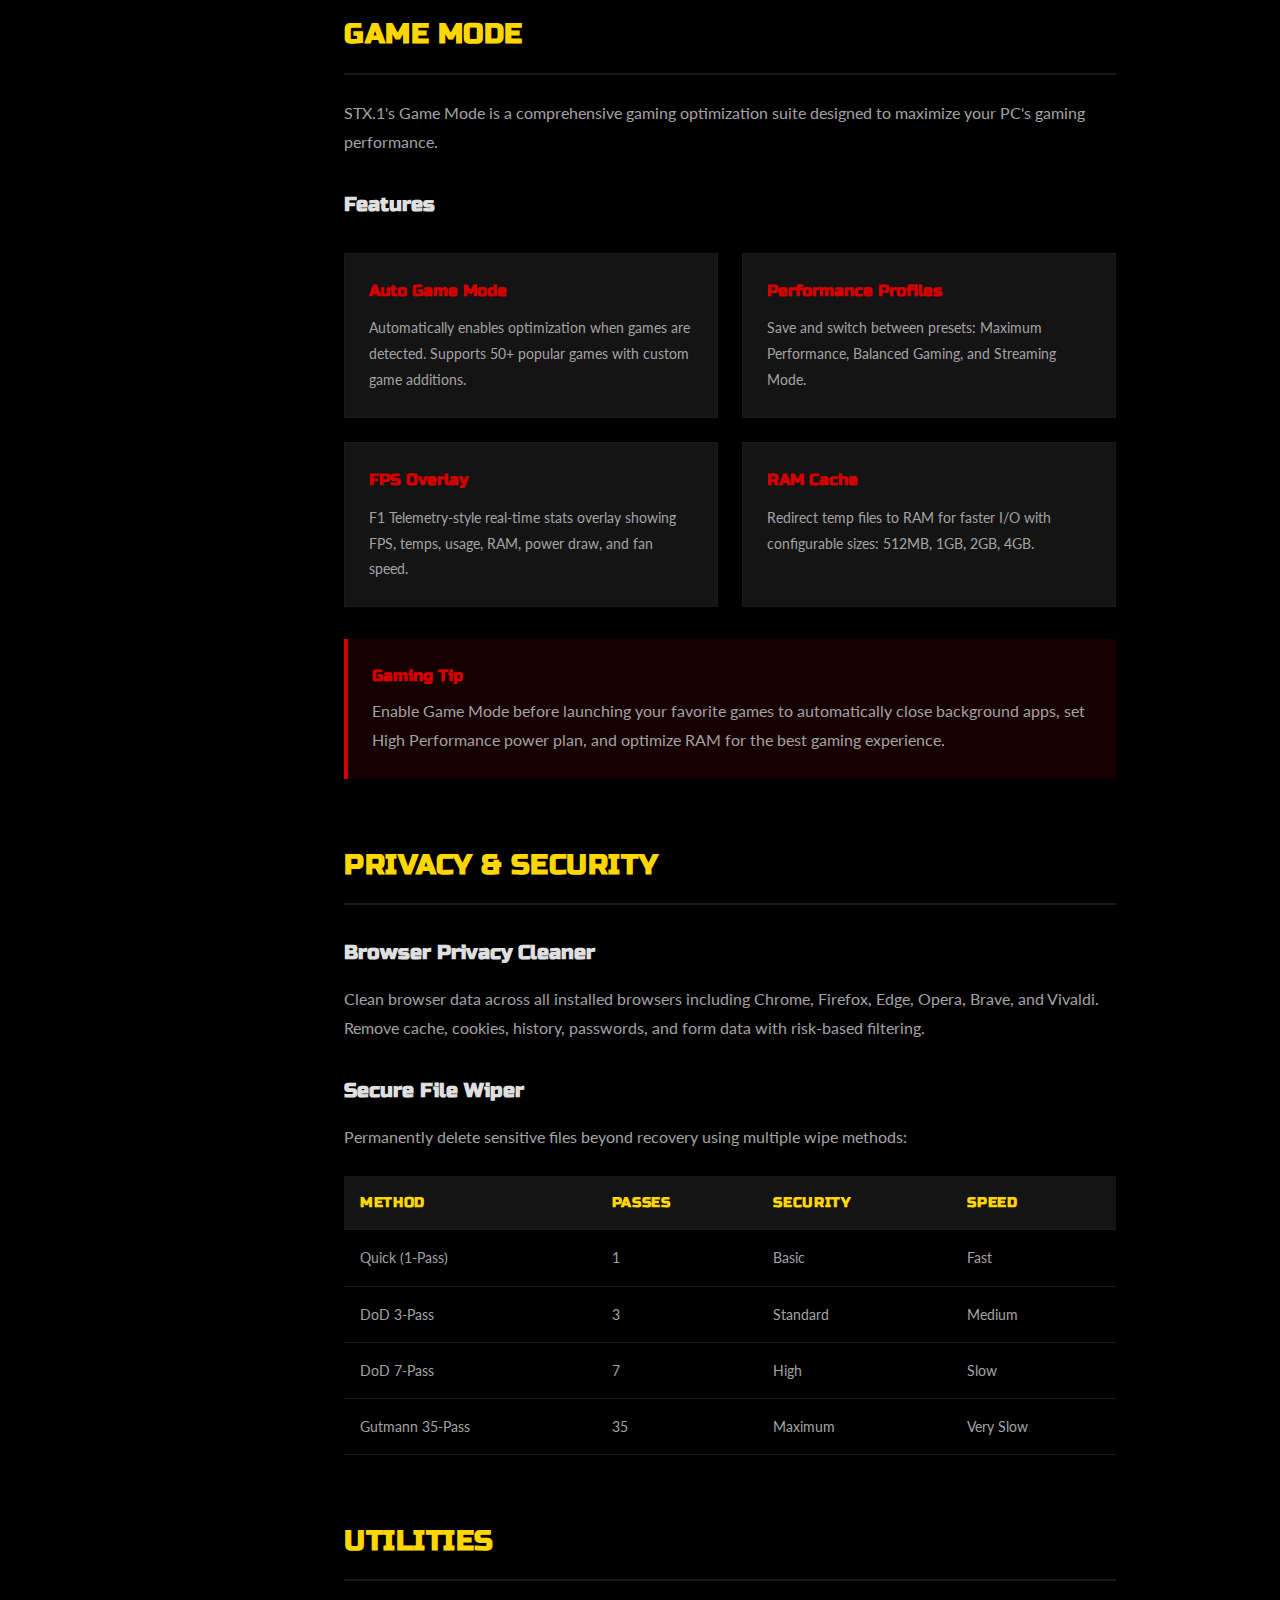
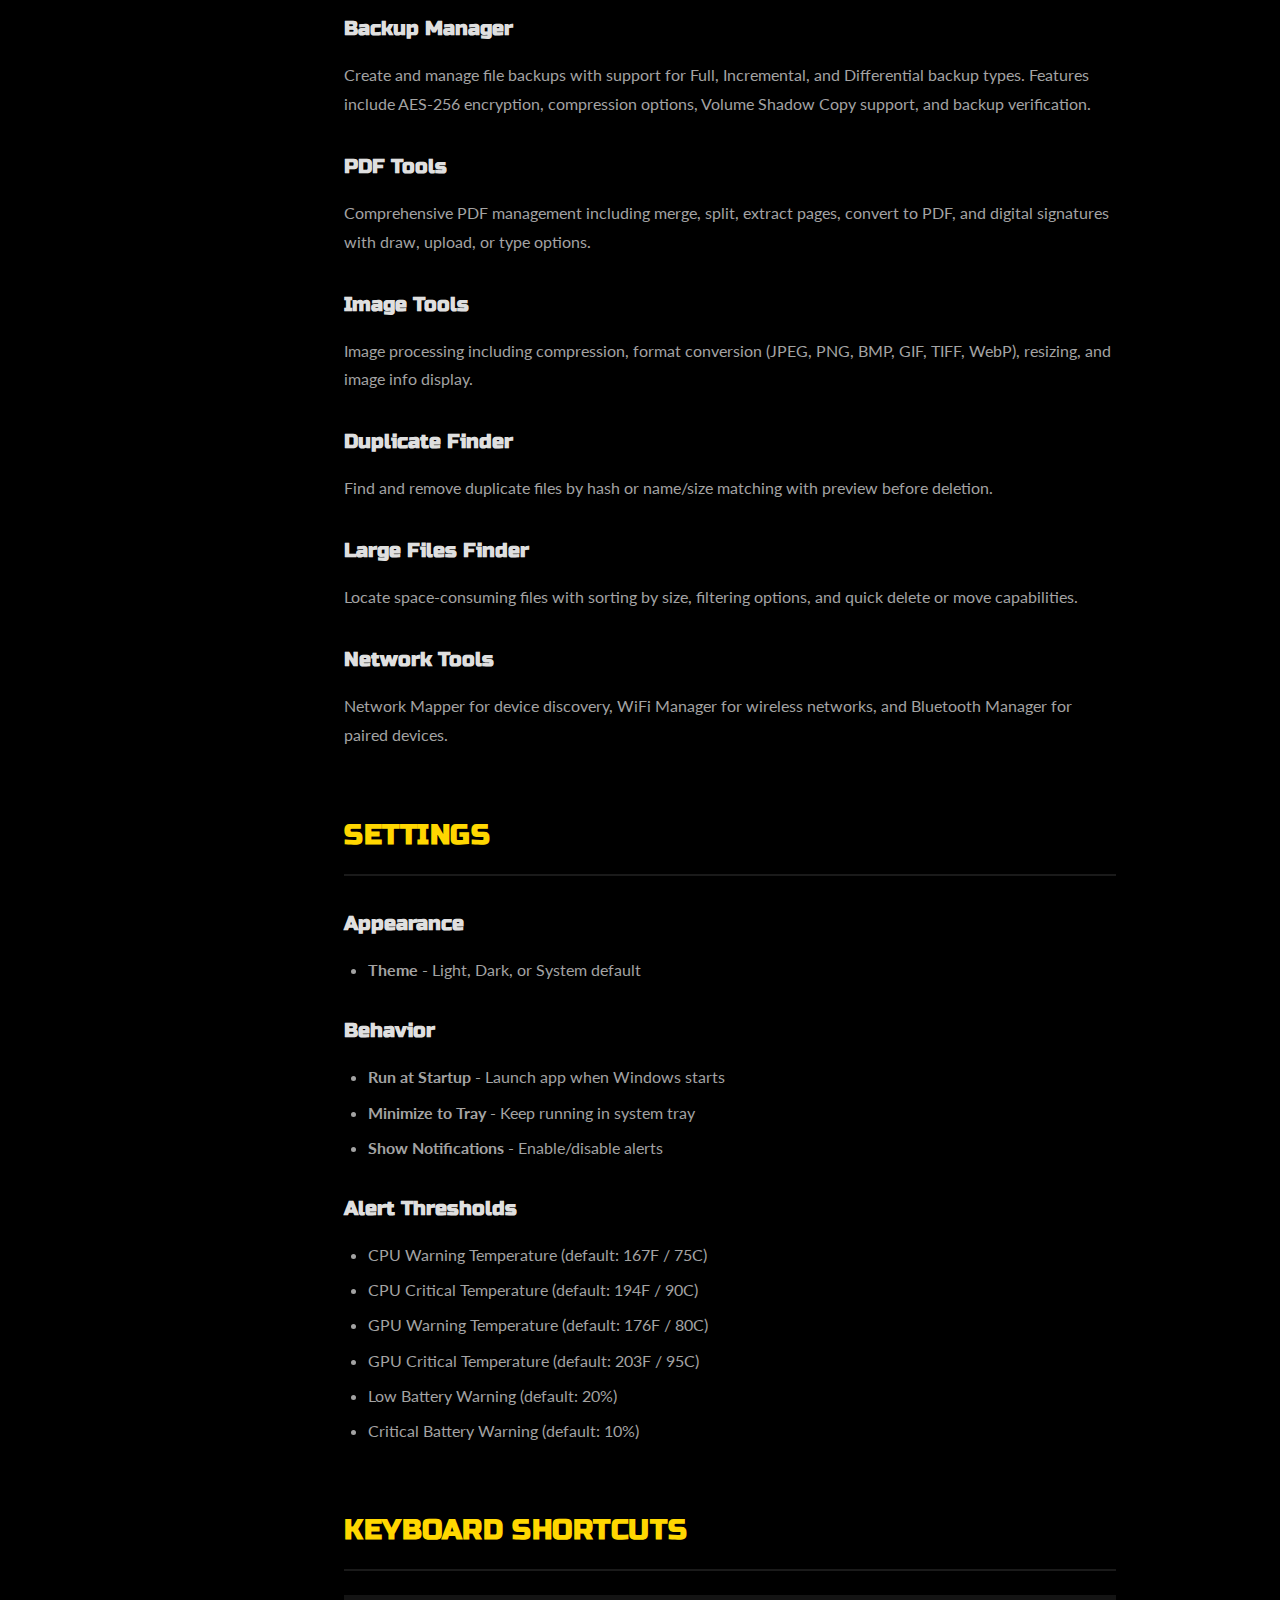
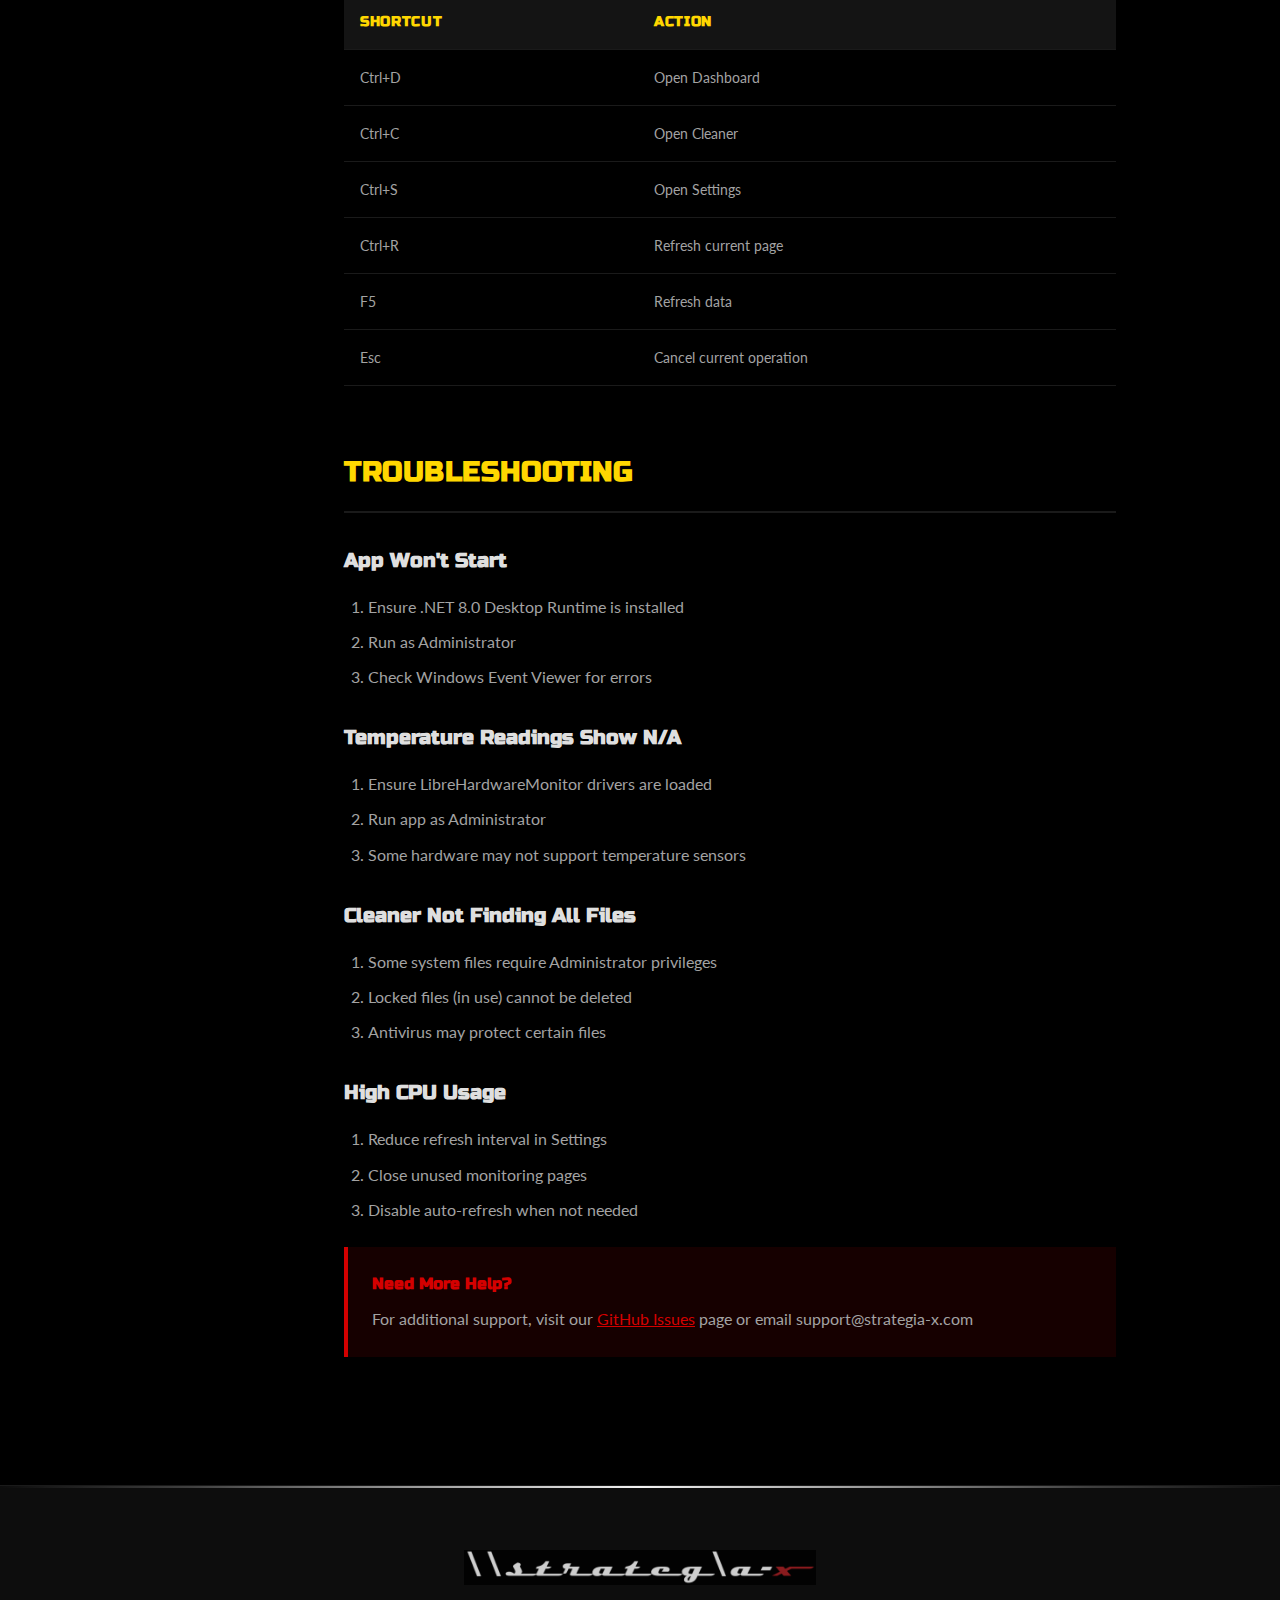
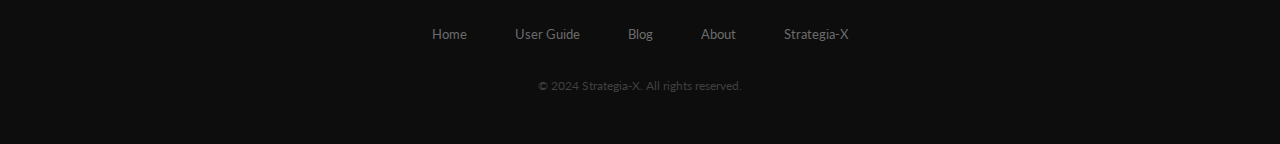
<file: guide.html>
<!DOCTYPE html>
<html lang="en">
<head>
    <meta charset="UTF-8">
    <meta name="viewport" content="width=device-width, initial-scale=1.0">

    <!-- SEO Meta Tags -->
    <title>User Guide - STX.1 System Monitor | Complete Documentation</title>
    <meta name="description" content="Complete user guide for STX.1 System Monitor. Learn how to monitor CPU, GPU, memory, optimize your system, use Game Mode, FPS overlay, and more.">
    <meta name="keywords" content="STX.1 user guide, system monitor tutorial, Windows optimization guide, Game Mode tutorial, PC monitoring help, FPS overlay guide">
    <meta name="author" content="Strategia-X">
    <meta name="robots" content="index, follow">
    <link rel="canonical" href="https://stx1.strategia-x.ai/guide.html">

    <!-- Open Graph -->
    <meta property="og:type" content="article">
    <meta property="og:title" content="User Guide - STX.1 System Monitor">
    <meta property="og:description" content="Complete documentation for STX.1 System Monitor. Learn all features including Game Mode, FPS overlay, and system optimization.">
    <meta property="og:url" content="https://stx1.strategia-x.ai/guide.html">
    <meta property="og:site_name" content="STX.1">
    <meta property="og:image" content="https://stx-1.com/public%20media/OG.png">

    <!-- Twitter Card -->
    <meta name="twitter:card" content="summary_large_image">
    <meta name="twitter:title" content="User Guide - STX.1 System Monitor">
    <meta name="twitter:description" content="Complete documentation for STX.1 System Monitor features and usage.">
    <meta name="twitter:image" content="https://stx-1.com/public%20media/OG.png">

    <!-- Theme Color -->
    <meta name="theme-color" content="#D40000">
    <meta name="msapplication-TileColor" content="#D40000">

    <!-- Favicon -->
    <link rel="icon" type="image/png" href="logos/web_favicon.png">
    <link rel="apple-touch-icon" href="logos/STX.png">

    <!-- Fonts -->
    <link rel="preconnect" href="https://fonts.googleapis.com">
    <link rel="preconnect" href="https://fonts.gstatic.com" crossorigin>
    <link href="https://fonts.googleapis.com/css2?family=Russo+One&family=Lato:wght@300;400;700&display=swap" rel="stylesheet">
    <link rel="stylesheet" href="https://fonts.googleapis.com/css2?family=Material+Symbols+Outlined:opsz,wght,FILL,GRAD@24,400,1,0" />

    <!-- JSON-LD Structured Data -->
    <script type="application/ld+json">
    {
        "@context": "https://schema.org",
        "@type": "TechArticle",
        "headline": "STX.1 System Monitor - Complete User Guide",
        "description": "Comprehensive documentation covering all features of STX.1 System Monitor including hardware monitoring, Game Mode, FPS overlay, and system optimization.",
        "author": {
            "@type": "Organization",
            "name": "Strategia-X"
        },
        "publisher": {
            "@type": "Organization",
            "name": "Strategia-X",
            "logo": {
                "@type": "ImageObject",
                "url": "https://stx-1.com/public%20media/OG.png"
            }
        },
        "datePublished": "2024-12-20",
        "dateModified": "2024-12-20",
        "mainEntityOfPage": {
            "@type": "WebPage",
            "@id": "https://stx1.strategia-x.ai/guide.html"
        },
        "about": {
            "@type": "SoftwareApplication",
            "name": "STX.1 System Monitor"
        },
        "breadcrumb": {
            "@type": "BreadcrumbList",
            "itemListElement": [
                {
                    "@type": "ListItem",
                    "position": 1,
                    "name": "Home",
                    "item": "https://stx1.strategia-x.ai/"
                },
                {
                    "@type": "ListItem",
                    "position": 2,
                    "name": "User Guide",
                    "item": "https://stx1.strategia-x.ai/guide.html"
                }
            ]
        }
    }
    </script>

    <style>
        :root {
            --nero: #000000;
            --nero-light: #0a0a0a;
            --rosso-corsa: #D40000;
            --rosso-dark: #A30000;
            --giallo-modena: #FFD700;
            --chrome: rgba(255, 255, 255, 0.9);
            --chrome-dim: rgba(255, 255, 255, 0.6);
            --carbon-900: #0d0d0d;
            --carbon-800: #141414;
            --carbon-700: #1a1a1a;
            --carbon-600: #242424;
            --carbon-500: #404040;
            --carbon-400: #6b6b6b;
            --carbon-300: #a3a3a3;
            --font-display: 'Russo One', sans-serif;
            --font-body: 'Lato', sans-serif;
            --ease-out-expo: cubic-bezier(0.16, 1, 0.3, 1);
        }

        *, *::before, *::after {
            margin: 0;
            padding: 0;
            box-sizing: border-box;
        }

        html {
            scroll-behavior: smooth;
        }

        body {
            font-family: var(--font-body);
            background-color: var(--nero);
            color: var(--chrome);
            line-height: 1.6;
            -webkit-font-smoothing: antialiased;
        }

        /* Navigation */
        .nav {
            position: fixed;
            top: 0;
            left: 0;
            right: 0;
            z-index: 1000;
            padding: 1.5rem 3rem;
            background: rgba(0, 0, 0, 0.9);
            backdrop-filter: blur(20px);
        }

        .nav-inner {
            max-width: 1400px;
            margin: 0 auto;
            display: flex;
            justify-content: space-between;
            align-items: center;
        }

        .nav-logo img {
            height: 35px;
            width: auto;
        }

        .nav-links {
            display: flex;
            align-items: center;
            gap: 3rem;
        }

        .nav-link {
            font-size: 0.8rem;
            font-weight: 500;
            letter-spacing: 0.15em;
            text-transform: uppercase;
            color: var(--chrome-dim);
            text-decoration: none;
            transition: color 0.3s ease;
        }

        .nav-link:hover {
            color: var(--chrome);
        }

        .nav-cta {
            font-family: var(--font-body);
            font-size: 0.75rem;
            font-weight: 600;
            letter-spacing: 0.1em;
            text-transform: uppercase;
            color: var(--chrome);
            background: var(--rosso-corsa);
            padding: 0.875rem 1.75rem;
            text-decoration: none;
            position: relative;
            border-radius: 8px;
            overflow: hidden;
            border: 7px solid var(--nero);
            box-shadow: 0 0 0 1px rgba(255,255,255,0.1);
            transition: all 0.4s var(--ease-out-expo);
        }

        .nav-cta::before {
            content: '';
            position: absolute;
            inset: 0;
            background: linear-gradient(90deg, transparent, rgba(255,255,255,0.2), transparent);
            transform: translateX(-100%);
            transition: transform 0.6s ease;
        }

        .nav-cta:hover {
            background: var(--rosso-dark);
            transform: translateY(-2px);
            box-shadow: 0 10px 30px rgba(212, 0, 0, 0.45);
        }

        .nav-cta:hover::before {
            transform: translateX(100%);
        }

        /* Page Header */
        .page-header {
            padding: 10rem 2rem 4rem;
            text-align: center;
            background: var(--carbon-900);
            position: relative;
        }

        .page-header::after {
            content: '';
            position: absolute;
            bottom: 0;
            left: 0;
            right: 0;
            height: 2px;
            background: linear-gradient(to right,
                transparent 0%,
                rgba(64, 64, 64, 1) 15%,
                rgba(168, 168, 168, 1) 35%,
                rgba(255, 255, 255, 0.95) 50%,
                rgba(168, 168, 168, 1) 65%,
                rgba(64, 64, 64, 1) 85%,
                transparent 100%);
        }

        .page-title {
            font-family: var(--font-display);
            font-size: clamp(2.5rem, 6vw, 4rem);
            text-transform: uppercase;
            letter-spacing: 0.03em;
            margin-bottom: 1rem;
            -webkit-text-stroke: 7px var(--nero);
            text-stroke: 7px var(--nero);
            paint-order: stroke fill;
        }

        .page-subtitle {
            font-size: 1.1rem;
            font-weight: 700;
            color: var(--carbon-300);
            max-width: 600px;
            margin: 0 auto;
        }

        /* Content Layout */
        .guide-container {
            display: flex;
            max-width: 1400px;
            margin: 0 auto;
            min-height: 100vh;
        }

        /* Sidebar */
        .guide-sidebar {
            width: 280px;
            background: var(--carbon-900);
            border-right: 1px solid var(--carbon-700);
            padding: 2rem;
            position: sticky;
            top: 80px;
            height: calc(100vh - 80px);
            overflow-y: auto;
        }

        .sidebar-title {
            font-family: var(--font-display);
            font-size: 0.9rem;
            color: var(--giallo-modena);
            text-transform: uppercase;
            letter-spacing: 0.1em;
            margin-bottom: 1.5rem;
            padding-bottom: 1rem;
            border-bottom: 1px solid var(--carbon-700);
        }

        .sidebar-nav {
            list-style: none;
        }

        .sidebar-nav li {
            margin-bottom: 0.5rem;
        }

        .sidebar-nav a {
            display: block;
            padding: 0.75rem 1rem;
            color: var(--carbon-300);
            text-decoration: none;
            font-size: 0.85rem;
            font-weight: 500;
            border-radius: 4px;
            transition: all 0.3s ease;
        }

        .sidebar-nav a:hover {
            background: var(--carbon-800);
            color: var(--chrome);
        }

        .sidebar-nav a.active {
            background: var(--rosso-corsa);
            color: var(--chrome);
        }

        /* Main Content */
        .guide-content {
            flex: 1;
            padding: 4rem;
            max-width: 900px;
        }

        .guide-section {
            margin-bottom: 4rem;
        }

        .guide-section h2 {
            font-family: var(--font-display);
            font-size: 1.75rem;
            color: var(--giallo-modena);
            text-transform: uppercase;
            letter-spacing: 0.02em;
            margin-bottom: 1.5rem;
            padding-bottom: 1rem;
            border-bottom: 2px solid var(--carbon-700);
        }

        .guide-section h3 {
            font-family: var(--font-display);
            font-size: 1.25rem;
            color: var(--chrome);
            margin: 2rem 0 1rem;
        }

        .guide-section p {
            color: var(--carbon-300);
            margin-bottom: 1rem;
            line-height: 1.8;
        }

        .guide-section ul, .guide-section ol {
            color: var(--carbon-300);
            margin: 1rem 0 1.5rem 1.5rem;
        }

        .guide-section li {
            margin-bottom: 0.5rem;
            line-height: 1.7;
        }

        /* Feature Cards */
        .feature-grid {
            display: grid;
            grid-template-columns: repeat(auto-fit, minmax(250px, 1fr));
            gap: 1.5rem;
            margin: 2rem 0;
        }

        .feature-item {
            background: var(--carbon-800);
            border: 1px solid var(--carbon-700);
            padding: 1.5rem;
            transition: all 0.3s ease;
        }

        .feature-item:hover {
            border-color: var(--rosso-corsa);
            transform: translateY(-4px);
            box-shadow: 0 20px 50px rgba(212, 0, 0, 0.35), 0 0 30px rgba(212, 0, 0, 0.2);
            background: linear-gradient(135deg, var(--carbon-800), rgba(212, 0, 0, 0.05));
        }

        .feature-item h4 {
            font-family: var(--font-display);
            color: var(--rosso-corsa);
            font-size: 1rem;
            margin-bottom: 0.75rem;
            transition: all 0.3s ease;
        }

        .feature-item:hover h4 {
            text-shadow: 0 0 20px rgba(212, 0, 0, 0.5);
        }

        .feature-item p {
            font-size: 0.9rem;
            margin: 0;
        }

        /* Tables */
        .guide-table {
            width: 100%;
            border-collapse: collapse;
            margin: 1.5rem 0;
        }

        .guide-table th,
        .guide-table td {
            padding: 1rem;
            text-align: left;
            border-bottom: 1px solid var(--carbon-700);
        }

        .guide-table th {
            background: var(--carbon-800);
            color: var(--giallo-modena);
            font-family: var(--font-display);
            font-size: 0.85rem;
            text-transform: uppercase;
            letter-spacing: 0.05em;
        }

        .guide-table td {
            color: var(--carbon-300);
            font-size: 0.9rem;
        }

        .guide-table tr:hover td {
            background: var(--carbon-900);
        }

        /* Code blocks */
        .code-block {
            background: var(--carbon-900);
            border: 1px solid var(--carbon-700);
            padding: 1rem 1.5rem;
            font-family: 'Consolas', monospace;
            font-size: 0.85rem;
            color: var(--rosso-corsa);
            margin: 1rem 0;
            overflow-x: auto;
        }

        /* Tips */
        .tip-box {
            background: rgba(212, 0, 0, 0.1);
            border-left: 4px solid var(--rosso-corsa);
            padding: 1.5rem;
            margin: 1.5rem 0;
        }

        .tip-box h4 {
            color: var(--rosso-corsa);
            font-family: var(--font-display);
            margin-bottom: 0.5rem;
        }

        .tip-box p {
            margin: 0;
        }

        /* Footer */
        .footer {
            background: var(--carbon-900);
            border-top: 1px solid var(--carbon-700);
            padding: 4rem 2rem 3rem;
            text-align: center;
            position: relative;
        }

        .footer::before {
            content: '';
            position: absolute;
            top: 0;
            left: 0;
            right: 0;
            height: 2px;
            background: linear-gradient(to right,
                transparent 0%,
                rgba(64, 64, 64, 1) 15%,
                rgba(168, 168, 168, 1) 35%,
                rgba(255, 255, 255, 0.95) 50%,
                rgba(168, 168, 168, 1) 65%,
                rgba(64, 64, 64, 1) 85%,
                transparent 100%);
        }

        .footer-logo img {
            height: 35px;
            opacity: 0.8;
            margin-bottom: 2rem;
        }

        .footer-links {
            display: flex;
            justify-content: center;
            gap: 3rem;
            margin-bottom: 2rem;
        }

        .footer-link {
            font-size: 0.8rem;
            color: var(--carbon-400);
            text-decoration: none;
        }

        .footer-link:hover {
            color: var(--rosso-corsa);
        }

        .footer-copy {
            font-size: 0.75rem;
            color: var(--carbon-500);
        }

        /* Responsive */
        @media (max-width: 968px) {
            .guide-sidebar {
                display: none;
            }

            .guide-content {
                padding: 2rem;
            }

            .nav-links {
                display: none;
            }
        }

        /* Accessibility */
        .skip-link {
            position: absolute;
            top: -100%;
            left: 50%;
            transform: translateX(-50%);
            background: var(--rosso-corsa);
            color: var(--chrome);
            padding: 1rem 2rem;
            z-index: 9999;
            font-weight: 600;
            text-transform: uppercase;
            letter-spacing: 0.1em;
            text-decoration: none;
            transition: top 0.3s ease;
        }

        .skip-link:focus {
            top: 1rem;
            outline: none;
        }

        :focus-visible {
            outline: 2px solid var(--rosso-corsa);
            outline-offset: 4px;
        }

        :focus:not(:focus-visible) {
            outline: none;
        }

        .sr-only {
            position: absolute;
            width: 1px;
            height: 1px;
            padding: 0;
            margin: -1px;
            overflow: hidden;
            clip: rect(0, 0, 0, 0);
            white-space: nowrap;
            border: 0;
        }

        @media (prefers-reduced-motion: reduce) {
            * { transition-duration: 0.01ms !important; }
        }
    </style>
</head>
<body>
    <!-- Skip Link -->
    <a href="#main-content" class="skip-link">Skip to main content</a>

    <!-- Navigation -->
    <nav class="nav" role="navigation" aria-label="Main navigation">
        <div class="nav-inner">
            <a href="/" class="nav-logo">
                <img src="logos/toolbar_logo.png" alt="STX.1">
            </a>
            <div class="nav-links">
                <a href="index.html#features" class="nav-link">Features</a>
                <a href="guide.html" class="nav-link">User Guide</a>
                <a href="blog.html" class="nav-link">Blog</a>
                <a href="about.html" class="nav-link">About</a>
                <a href="index.html#download" class="nav-cta">Download</a>
            </div>
        </div>
    </nav>

    <!-- Page Header -->
    <header class="page-header">
        <h1 class="page-title">User Guide</h1>
        <p class="page-subtitle">Complete documentation for STX.1 System Monitor. Master every feature and optimize your Windows experience.</p>
    </header>

    <!-- Guide Content -->
    <div class="guide-container" id="main-content" role="main">
        <!-- Sidebar Navigation -->
        <aside class="guide-sidebar" role="complementary" aria-label="Table of contents">
            <h3 class="sidebar-title">Contents</h3>
            <ul class="sidebar-nav">
                <li><a href="#overview" class="active">Overview</a></li>
                <li><a href="#getting-started">Getting Started</a></li>
                <li><a href="#dashboard">Dashboard</a></li>
                <li><a href="#monitoring">System Monitoring</a></li>
                <li><a href="#optimization">Optimization</a></li>
                <li><a href="#game-mode">Game Mode</a></li>
                <li><a href="#privacy">Privacy & Security</a></li>
                <li><a href="#utilities">Utilities</a></li>
                <li><a href="#settings">Settings</a></li>
                <li><a href="#shortcuts">Keyboard Shortcuts</a></li>
                <li><a href="#troubleshooting">Troubleshooting</a></li>
            </ul>
        </aside>

        <!-- Main Content -->
        <main class="guide-content">
            <!-- Overview -->
            <section class="guide-section" id="overview">
                <h2>Overview</h2>
                <p>STX.1 System Monitor is a comprehensive Windows system utility that provides real-time hardware monitoring, system optimization, privacy protection, and productivity tools. Designed with a sleek AMOLED dark theme, it offers professional-grade features in an intuitive interface.</p>

                <div class="feature-grid">
                    <div class="feature-item">
                        <h4>Monitoring</h4>
                        <p>CPU, GPU, Memory, Disk, Battery, Temperature, Network, Processes</p>
                    </div>
                    <div class="feature-item">
                        <h4>Optimization</h4>
                        <p>System Cleaner, Registry Cleaner, Startup Manager, Memory Optimizer</p>
                    </div>
                    <div class="feature-item">
                        <h4>Privacy</h4>
                        <p>Browser Privacy Cleaner, Secure File Wiper, Data Management</p>
                    </div>
                    <div class="feature-item">
                        <h4>Utilities</h4>
                        <p>Backup Manager, PDF Tools, Image Tools, File Compression</p>
                    </div>
                </div>
            </section>

            <!-- Getting Started -->
            <section class="guide-section" id="getting-started">
                <h2>Getting Started</h2>

                <h3>System Requirements</h3>
                <table class="guide-table">
                    <tr>
                        <th>Component</th>
                        <th>Requirement</th>
                    </tr>
                    <tr>
                        <td>Operating System</td>
                        <td>Windows 10 (version 1903+) or Windows 11</td>
                    </tr>
                    <tr>
                        <td>Architecture</td>
                        <td>x64 (64-bit)</td>
                    </tr>
                    <tr>
                        <td>Runtime</td>
                        <td>.NET 8.0 Desktop Runtime</td>
                    </tr>
                    <tr>
                        <td>RAM</td>
                        <td>4 GB minimum (8 GB recommended)</td>
                    </tr>
                    <tr>
                        <td>Disk Space</td>
                        <td>100 MB for installation</td>
                    </tr>
                </table>

                <h3>First Launch</h3>
                <ol>
                    <li>Launch STX.1 System Monitor</li>
                    <li>The Dashboard will display your system's health score</li>
                    <li>Use the left navigation menu to access different features</li>
                    <li>Configure your preferences in Settings</li>
                </ol>

                <div class="tip-box">
                    <h4>Pro Tip</h4>
                    <p>Run STX.1 as Administrator for full access to all hardware sensors and system optimization features.</p>
                </div>
            </section>

            <!-- Dashboard -->
            <section class="guide-section" id="dashboard">
                <h2>Dashboard</h2>
                <p>The Dashboard provides a comprehensive overview of your system's health and performance with real-time metrics and quick actions.</p>

                <h3>Health Score</h3>
                <p>A real-time score (0-100) indicating overall system health:</p>
                <table class="guide-table">
                    <tr>
                        <th>Score</th>
                        <th>Rating</th>
                        <th>Description</th>
                    </tr>
                    <tr>
                        <td>90-100</td>
                        <td>Excellent</td>
                        <td>System running optimally</td>
                    </tr>
                    <tr>
                        <td>75-89</td>
                        <td>Good</td>
                        <td>Minor issues, no action needed</td>
                    </tr>
                    <tr>
                        <td>60-74</td>
                        <td>Fair</td>
                        <td>Some attention recommended</td>
                    </tr>
                    <tr>
                        <td>40-59</td>
                        <td>Poor</td>
                        <td>Action recommended</td>
                    </tr>
                    <tr>
                        <td>0-39</td>
                        <td>Critical</td>
                        <td>Immediate attention required</td>
                    </tr>
                </table>

                <h3>Dashboard Widgets</h3>
                <ul>
                    <li><strong>CPU Usage</strong> - Current processor utilization percentage</li>
                    <li><strong>Memory Usage</strong> - RAM usage with used/total GB</li>
                    <li><strong>Disk Usage</strong> - Primary drive space utilization</li>
                    <li><strong>Battery Status</strong> - Charge level and charging state (laptops)</li>
                    <li><strong>Network Status</strong> - Connection type and current speeds</li>
                    <li><strong>Temperature</strong> - CPU and GPU temperatures with status</li>
                    <li><strong>System Uptime</strong> - Time since last restart</li>
                    <li><strong>Cleanable Space</strong> - Amount of junk files detected</li>
                </ul>
            </section>

            <!-- System Monitoring -->
            <section class="guide-section" id="monitoring">
                <h2>System Monitoring</h2>

                <h3>CPU Monitor</h3>
                <p>Real-time CPU performance monitoring including usage percentage, core count, clock speed, temperature, and per-core utilization where available.</p>

                <h3>GPU Monitor</h3>
                <p>Graphics card monitoring with temperature readings, GPU model detection, and status indicators (Cool, Normal, Warm, Hot, Critical).</p>

                <h3>Memory Monitor</h3>
                <p>RAM usage and management showing total memory, used/available allocation, usage percentage, and one-click memory optimization.</p>

                <h3>Temperature Monitor</h3>
                <p>Hardware temperature tracking for CPU and GPU with color-coded health indicators:</p>
                <table class="guide-table">
                    <tr>
                        <th>Status</th>
                        <th>CPU Range</th>
                        <th>GPU Range</th>
                    </tr>
                    <tr>
                        <td>Cool</td>
                        <td>Below 113F (45C)</td>
                        <td>Below 113F</td>
                    </tr>
                    <tr>
                        <td>Normal</td>
                        <td>113-149F (45-65C)</td>
                        <td>113-149F</td>
                    </tr>
                    <tr>
                        <td>Warm</td>
                        <td>149-176F (65-80C)</td>
                        <td>149-176F</td>
                    </tr>
                    <tr>
                        <td>Hot</td>
                        <td>176-194F (80-90C)</td>
                        <td>176-194F</td>
                    </tr>
                    <tr>
                        <td>Critical</td>
                        <td>Above 194F (90C)</td>
                        <td>Above 194F</td>
                    </tr>
                </table>

                <h3>Process Manager</h3>
                <p>View and manage all running processes with CPU/memory usage, process details, and the ability to terminate unresponsive applications.</p>
            </section>

            <!-- Optimization -->
            <section class="guide-section" id="optimization">
                <h2>System Optimization</h2>

                <h3>System Cleaner</h3>
                <p>Remove junk files to free up disk space including Windows temporary files, user temporary files, Windows Update cache, Recycle Bin, browser cache, thumbnail cache, and log files.</p>

                <h3>Registry Cleaner</h3>
                <p>Fix Windows Registry issues including invalid file associations, orphaned software entries, broken shortcuts, obsolete startup entries, and invalid COM/ActiveX entries. Features automatic backup before cleaning and undo capability.</p>

                <h3>Startup Manager</h3>
                <p>Control programs that launch at startup. View all startup programs with impact assessment (Low/Medium/High) and enable or disable items as needed.</p>

                <h3>Memory Optimizer</h3>
                <p>Free up RAM by clearing unused memory. Especially useful when running memory-intensive applications or games.</p>
            </section>

            <!-- Game Mode -->
            <section class="guide-section" id="game-mode">
                <h2>Game Mode</h2>
                <p>STX.1's Game Mode is a comprehensive gaming optimization suite designed to maximize your PC's gaming performance.</p>

                <h3>Features</h3>
                <div class="feature-grid">
                    <div class="feature-item">
                        <h4>Auto Game Mode</h4>
                        <p>Automatically enables optimization when games are detected. Supports 50+ popular games with custom game additions.</p>
                    </div>
                    <div class="feature-item">
                        <h4>Performance Profiles</h4>
                        <p>Save and switch between presets: Maximum Performance, Balanced Gaming, and Streaming Mode.</p>
                    </div>
                    <div class="feature-item">
                        <h4>FPS Overlay</h4>
                        <p>F1 Telemetry-style real-time stats overlay showing FPS, temps, usage, RAM, power draw, and fan speed.</p>
                    </div>
                    <div class="feature-item">
                        <h4>RAM Cache</h4>
                        <p>Redirect temp files to RAM for faster I/O with configurable sizes: 512MB, 1GB, 2GB, 4GB.</p>
                    </div>
                </div>

                <div class="tip-box">
                    <h4>Gaming Tip</h4>
                    <p>Enable Game Mode before launching your favorite games to automatically close background apps, set High Performance power plan, and optimize RAM for the best gaming experience.</p>
                </div>
            </section>

            <!-- Privacy & Security -->
            <section class="guide-section" id="privacy">
                <h2>Privacy & Security</h2>

                <h3>Browser Privacy Cleaner</h3>
                <p>Clean browser data across all installed browsers including Chrome, Firefox, Edge, Opera, Brave, and Vivaldi. Remove cache, cookies, history, passwords, and form data with risk-based filtering.</p>

                <h3>Secure File Wiper</h3>
                <p>Permanently delete sensitive files beyond recovery using multiple wipe methods:</p>
                <table class="guide-table">
                    <tr>
                        <th>Method</th>
                        <th>Passes</th>
                        <th>Security</th>
                        <th>Speed</th>
                    </tr>
                    <tr>
                        <td>Quick (1-Pass)</td>
                        <td>1</td>
                        <td>Basic</td>
                        <td>Fast</td>
                    </tr>
                    <tr>
                        <td>DoD 3-Pass</td>
                        <td>3</td>
                        <td>Standard</td>
                        <td>Medium</td>
                    </tr>
                    <tr>
                        <td>DoD 7-Pass</td>
                        <td>7</td>
                        <td>High</td>
                        <td>Slow</td>
                    </tr>
                    <tr>
                        <td>Gutmann 35-Pass</td>
                        <td>35</td>
                        <td>Maximum</td>
                        <td>Very Slow</td>
                    </tr>
                </table>
            </section>

            <!-- Utilities -->
            <section class="guide-section" id="utilities">
                <h2>Utilities</h2>

                <h3>Backup Manager</h3>
                <p>Create and manage file backups with support for Full, Incremental, and Differential backup types. Features include AES-256 encryption, compression options, Volume Shadow Copy support, and backup verification.</p>

                <h3>PDF Tools</h3>
                <p>Comprehensive PDF management including merge, split, extract pages, convert to PDF, and digital signatures with draw, upload, or type options.</p>

                <h3>Image Tools</h3>
                <p>Image processing including compression, format conversion (JPEG, PNG, BMP, GIF, TIFF, WebP), resizing, and image info display.</p>

                <h3>Duplicate Finder</h3>
                <p>Find and remove duplicate files by hash or name/size matching with preview before deletion.</p>

                <h3>Large Files Finder</h3>
                <p>Locate space-consuming files with sorting by size, filtering options, and quick delete or move capabilities.</p>

                <h3>Network Tools</h3>
                <p>Network Mapper for device discovery, WiFi Manager for wireless networks, and Bluetooth Manager for paired devices.</p>
            </section>

            <!-- Settings -->
            <section class="guide-section" id="settings">
                <h2>Settings</h2>

                <h3>Appearance</h3>
                <ul>
                    <li><strong>Theme</strong> - Light, Dark, or System default</li>
                </ul>

                <h3>Behavior</h3>
                <ul>
                    <li><strong>Run at Startup</strong> - Launch app when Windows starts</li>
                    <li><strong>Minimize to Tray</strong> - Keep running in system tray</li>
                    <li><strong>Show Notifications</strong> - Enable/disable alerts</li>
                </ul>

                <h3>Alert Thresholds</h3>
                <ul>
                    <li>CPU Warning Temperature (default: 167F / 75C)</li>
                    <li>CPU Critical Temperature (default: 194F / 90C)</li>
                    <li>GPU Warning Temperature (default: 176F / 80C)</li>
                    <li>GPU Critical Temperature (default: 203F / 95C)</li>
                    <li>Low Battery Warning (default: 20%)</li>
                    <li>Critical Battery Warning (default: 10%)</li>
                </ul>
            </section>

            <!-- Keyboard Shortcuts -->
            <section class="guide-section" id="shortcuts">
                <h2>Keyboard Shortcuts</h2>
                <table class="guide-table">
                    <tr>
                        <th>Shortcut</th>
                        <th>Action</th>
                    </tr>
                    <tr>
                        <td>Ctrl+D</td>
                        <td>Open Dashboard</td>
                    </tr>
                    <tr>
                        <td>Ctrl+C</td>
                        <td>Open Cleaner</td>
                    </tr>
                    <tr>
                        <td>Ctrl+S</td>
                        <td>Open Settings</td>
                    </tr>
                    <tr>
                        <td>Ctrl+R</td>
                        <td>Refresh current page</td>
                    </tr>
                    <tr>
                        <td>F5</td>
                        <td>Refresh data</td>
                    </tr>
                    <tr>
                        <td>Esc</td>
                        <td>Cancel current operation</td>
                    </tr>
                </table>
            </section>

            <!-- Troubleshooting -->
            <section class="guide-section" id="troubleshooting">
                <h2>Troubleshooting</h2>

                <h3>App Won't Start</h3>
                <ol>
                    <li>Ensure .NET 8.0 Desktop Runtime is installed</li>
                    <li>Run as Administrator</li>
                    <li>Check Windows Event Viewer for errors</li>
                </ol>

                <h3>Temperature Readings Show N/A</h3>
                <ol>
                    <li>Ensure LibreHardwareMonitor drivers are loaded</li>
                    <li>Run app as Administrator</li>
                    <li>Some hardware may not support temperature sensors</li>
                </ol>

                <h3>Cleaner Not Finding All Files</h3>
                <ol>
                    <li>Some system files require Administrator privileges</li>
                    <li>Locked files (in use) cannot be deleted</li>
                    <li>Antivirus may protect certain files</li>
                </ol>

                <h3>High CPU Usage</h3>
                <ol>
                    <li>Reduce refresh interval in Settings</li>
                    <li>Close unused monitoring pages</li>
                    <li>Disable auto-refresh when not needed</li>
                </ol>

                <div class="tip-box">
                    <h4>Need More Help?</h4>
                    <p>For additional support, visit our <a href="https://github.com/strategia/sysmonitor-windows/issues" style="color: var(--rosso-corsa);">GitHub Issues</a> page or email support@strategia-x.com</p>
                </div>
            </section>
        </main>
    </div>

    <!-- Footer -->
    <footer class="footer">
        <a href="/" class="footer-logo">
            <img src="logos/toolbar_logo.png" alt="STX.1">
        </a>
        <div class="footer-links">
            <a href="index.html" class="footer-link">Home</a>
            <a href="guide.html" class="footer-link">User Guide</a>
            <a href="blog.html" class="footer-link">Blog</a>
            <a href="about.html" class="footer-link">About</a>
            <a href="https://www.strategia-x.com" class="footer-link" target="_blank">Strategia-X</a>
        </div>
        <p class="footer-copy">&copy; 2024 Strategia-X. All rights reserved.</p>
    </footer>
</body>
</html>
</file>
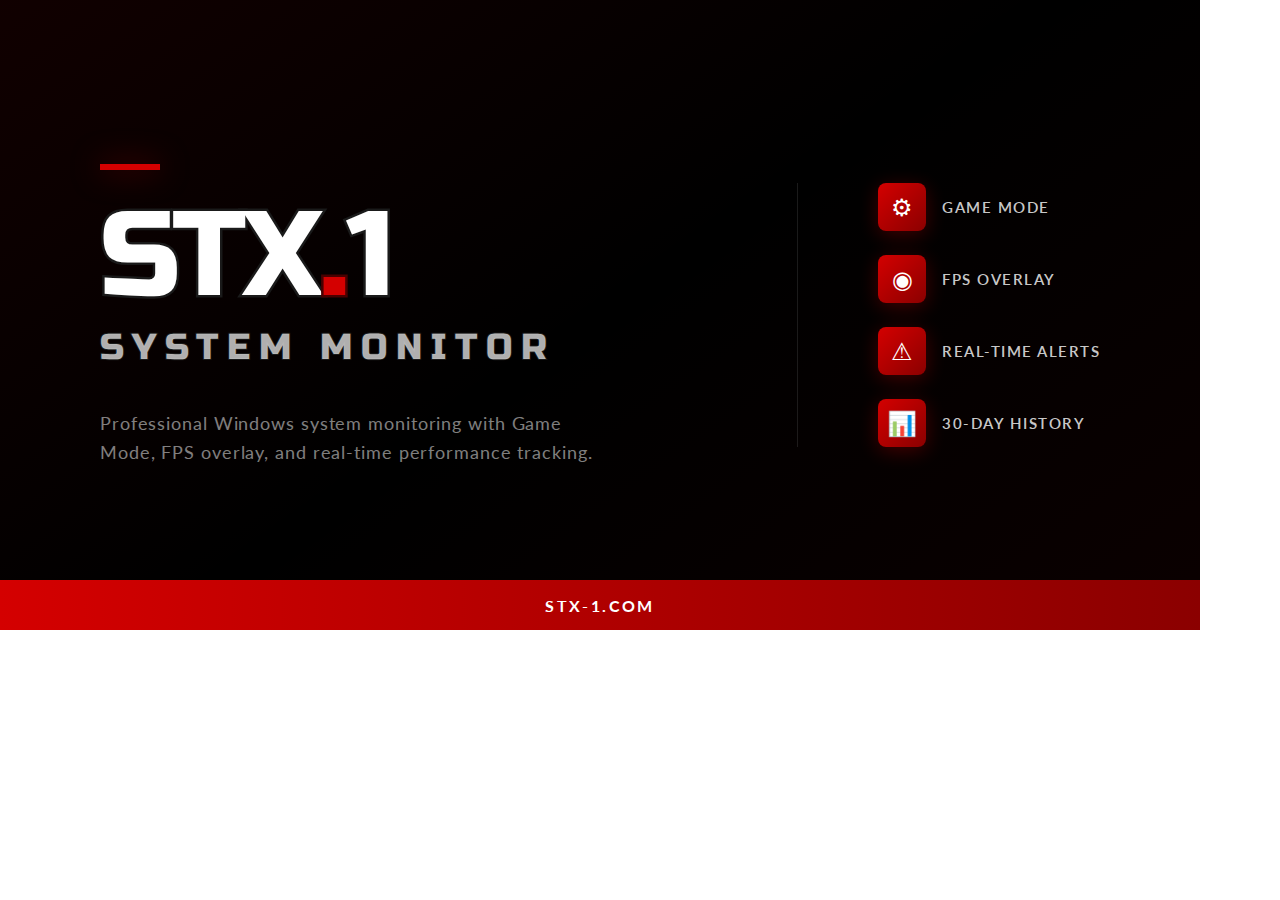
<file: og-generator-minimal.html>
<!DOCTYPE html>
<html lang="en">
<head>
    <meta charset="UTF-8">
    <meta name="viewport" content="width=1200, height=630">
    <title>STX.1 OG Image - Minimal Variant</title>
    <link rel="preconnect" href="https://fonts.googleapis.com">
    <link rel="preconnect" href="https://fonts.gstatic.com" crossorigin>
    <link href="https://fonts.googleapis.com/css2?family=Russo+One&family=Lato:wght@300;400;700&display=swap" rel="stylesheet">
    <style>
        * {
            margin: 0;
            padding: 0;
            box-sizing: border-box;
        }

        .og-container {
            width: 1200px;
            height: 630px;
            background: #000000;
            position: relative;
            overflow: hidden;
            font-family: 'Lato', sans-serif;
        }

        /* Subtle gradient overlay */
        .og-container::before {
            content: '';
            position: absolute;
            inset: 0;
            background: linear-gradient(
                145deg,
                rgba(212, 0, 0, 0.08) 0%,
                transparent 50%,
                rgba(212, 0, 0, 0.05) 100%
            );
        }

        /* Content */
        .content {
            position: relative;
            z-index: 10;
            height: 100%;
            display: flex;
            align-items: center;
            padding: 0 100px;
        }

        /* Left Section */
        .left {
            flex: 1;
        }

        /* Red Accent Bar */
        .accent-bar {
            width: 60px;
            height: 6px;
            background: #D40000;
            margin-bottom: 32px;
            box-shadow: 0 0 30px rgba(212, 0, 0, 0.5);
        }

        /* Main Title */
        .title {
            font-family: 'Russo One', sans-serif;
            font-size: 120px;
            font-weight: 400;
            line-height: 0.9;
            color: #ffffff;
            text-transform: uppercase;
            letter-spacing: -0.02em;
            -webkit-text-stroke: 5px #1a1a1a;
            paint-order: stroke fill;
            margin-bottom: 16px;
        }

        .title .highlight {
            color: #D40000;
            -webkit-text-stroke: 5px #4a0000;
        }

        /* Subtitle */
        .subtitle {
            font-family: 'Russo One', sans-serif;
            font-size: 36px;
            font-weight: 400;
            color: rgba(255, 255, 255, 0.7);
            text-transform: uppercase;
            letter-spacing: 0.25em;
            -webkit-text-stroke: 2px #1a1a1a;
            paint-order: stroke fill;
            margin-bottom: 40px;
        }

        /* Description */
        .description {
            font-family: 'Lato', sans-serif;
            font-size: 18px;
            font-weight: 400;
            color: rgba(255, 255, 255, 0.5);
            letter-spacing: 0.05em;
            line-height: 1.6;
            max-width: 500px;
        }

        /* Right Section - Stats/Features */
        .right {
            display: flex;
            flex-direction: column;
            gap: 24px;
            padding-left: 80px;
            border-left: 1px solid rgba(255, 255, 255, 0.1);
        }

        .feature {
            display: flex;
            align-items: center;
            gap: 16px;
        }

        .feature-icon {
            width: 48px;
            height: 48px;
            background: linear-gradient(135deg, #D40000 0%, #8B0000 100%);
            border-radius: 8px;
            display: flex;
            align-items: center;
            justify-content: center;
            font-size: 24px;
            color: white;
            box-shadow: 0 4px 20px rgba(212, 0, 0, 0.3);
        }

        .feature-text {
            font-family: 'Lato', sans-serif;
            font-size: 15px;
            font-weight: 600;
            color: rgba(255, 255, 255, 0.8);
            text-transform: uppercase;
            letter-spacing: 0.1em;
        }

        /* Bottom URL Bar */
        .url-bar {
            position: absolute;
            bottom: 0;
            left: 0;
            right: 0;
            height: 50px;
            background: linear-gradient(90deg, #D40000 0%, #8B0000 100%);
            display: flex;
            align-items: center;
            justify-content: center;
        }

        .url-bar span {
            font-family: 'Lato', sans-serif;
            font-size: 16px;
            font-weight: 700;
            color: white;
            letter-spacing: 0.15em;
            text-transform: uppercase;
        }
    </style>
</head>
<body>
    <div class="og-container">
        <div class="content">
            <div class="left">
                <div class="accent-bar"></div>
                <div class="title">STX<span class="highlight">.</span>1</div>
                <div class="subtitle">System Monitor</div>
                <div class="description">
                    Professional Windows system monitoring with Game Mode,
                    FPS overlay, and real-time performance tracking.
                </div>
            </div>
            <div class="right">
                <div class="feature">
                    <div class="feature-icon">&#9881;</div>
                    <div class="feature-text">Game Mode</div>
                </div>
                <div class="feature">
                    <div class="feature-icon">&#9673;</div>
                    <div class="feature-text">FPS Overlay</div>
                </div>
                <div class="feature">
                    <div class="feature-icon">&#9888;</div>
                    <div class="feature-text">Real-time Alerts</div>
                </div>
                <div class="feature">
                    <div class="feature-icon">&#128202;</div>
                    <div class="feature-text">30-Day History</div>
                </div>
            </div>
        </div>
        <div class="url-bar">
            <span>stx-1.com</span>
        </div>
    </div>
</body>
</html>
</file>
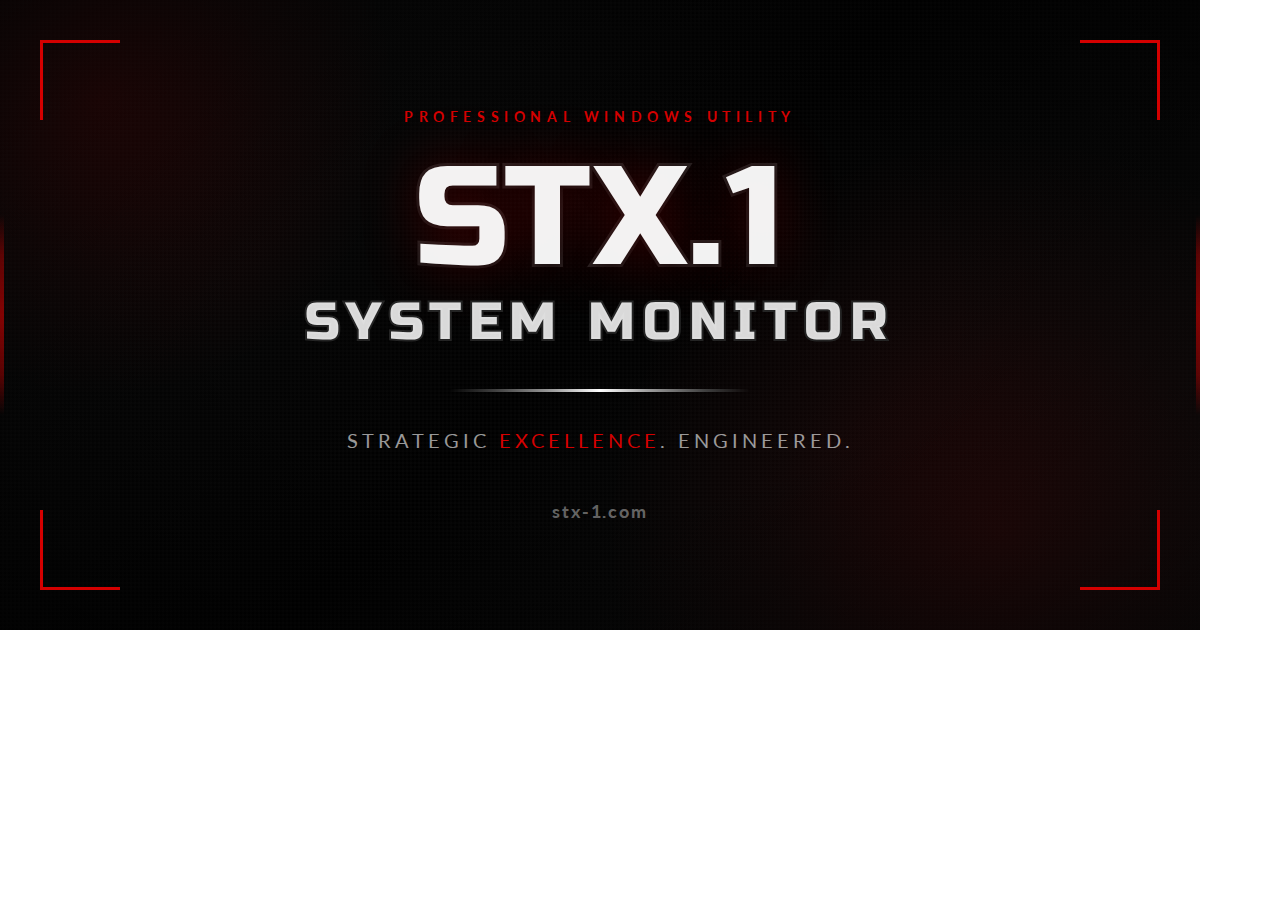
<file: og-generator.html>
<!DOCTYPE html>
<html lang="en">
<head>
    <meta charset="UTF-8">
    <meta name="viewport" content="width=1200, height=630">
    <title>STX.1 OG Image Generator</title>
    <link rel="preconnect" href="https://fonts.googleapis.com">
    <link rel="preconnect" href="https://fonts.gstatic.com" crossorigin>
    <link href="https://fonts.googleapis.com/css2?family=Russo+One&family=Lato:wght@300;400;700&display=swap" rel="stylesheet">
    <style>
        /* Reset */
        * {
            margin: 0;
            padding: 0;
            box-sizing: border-box;
        }

        /* OG Image Container - Standard 1200x630 */
        .og-container {
            width: 1200px;
            height: 630px;
            background: linear-gradient(135deg, #0a0a0a 0%, #000000 50%, #0d0d0d 100%);
            position: relative;
            overflow: hidden;
            font-family: 'Lato', sans-serif;
        }

        /* Carbon Fiber Texture Overlay */
        .og-container::before {
            content: '';
            position: absolute;
            inset: 0;
            background-image:
                repeating-linear-gradient(
                    0deg,
                    transparent,
                    transparent 2px,
                    rgba(30, 30, 30, 0.3) 2px,
                    rgba(30, 30, 30, 0.3) 4px
                ),
                repeating-linear-gradient(
                    90deg,
                    transparent,
                    transparent 2px,
                    rgba(30, 30, 30, 0.3) 2px,
                    rgba(30, 30, 30, 0.3) 4px
                );
            opacity: 0.4;
            pointer-events: none;
        }

        /* Vignette Effect */
        .og-container::after {
            content: '';
            position: absolute;
            inset: 0;
            background: radial-gradient(
                ellipse at center,
                transparent 40%,
                rgba(0, 0, 0, 0.6) 100%
            );
            pointer-events: none;
        }

        /* Red Accent Glow - Top Left */
        .red-glow-tl {
            position: absolute;
            top: -200px;
            left: -200px;
            width: 600px;
            height: 600px;
            background: radial-gradient(
                circle,
                rgba(212, 0, 0, 0.15) 0%,
                rgba(212, 0, 0, 0.05) 40%,
                transparent 70%
            );
            pointer-events: none;
        }

        /* Red Accent Glow - Bottom Right */
        .red-glow-br {
            position: absolute;
            bottom: -300px;
            right: -200px;
            width: 800px;
            height: 800px;
            background: radial-gradient(
                circle,
                rgba(212, 0, 0, 0.12) 0%,
                rgba(212, 0, 0, 0.04) 40%,
                transparent 70%
            );
            pointer-events: none;
        }

        /* Content Wrapper */
        .content {
            position: relative;
            z-index: 10;
            height: 100%;
            display: flex;
            flex-direction: column;
            justify-content: center;
            align-items: center;
            padding: 60px 80px;
            text-align: center;
        }

        /* Eyebrow Text */
        .eyebrow {
            font-family: 'Lato', sans-serif;
            font-size: 14px;
            font-weight: 700;
            letter-spacing: 0.4em;
            text-transform: uppercase;
            color: #D40000;
            margin-bottom: 24px;
        }

        /* Main Title - STX.1 */
        .title {
            font-family: 'Russo One', sans-serif;
            font-size: 140px;
            font-weight: 400;
            line-height: 1;
            color: rgba(255, 255, 255, 0.95);
            text-transform: uppercase;
            letter-spacing: 0.02em;
            -webkit-text-stroke: 6px #242424;
            paint-order: stroke fill;
            text-shadow:
                0 0 60px rgba(212, 0, 0, 0.3),
                0 4px 20px rgba(0, 0, 0, 0.8);
            margin-bottom: 8px;
        }

        /* Subtitle - SYSTEM MONITOR */
        .subtitle {
            font-family: 'Russo One', sans-serif;
            font-size: 52px;
            font-weight: 400;
            line-height: 1;
            color: rgba(255, 255, 255, 0.85);
            text-transform: uppercase;
            letter-spacing: 0.15em;
            -webkit-text-stroke: 4px #242424;
            paint-order: stroke fill;
            margin-bottom: 40px;
        }

        /* Chrome Divider */
        .divider {
            width: 300px;
            height: 3px;
            background: linear-gradient(
                90deg,
                transparent 0%,
                #404040 15%,
                #a3a3a3 35%,
                #ffffff 50%,
                #a3a3a3 65%,
                #404040 85%,
                transparent 100%
            );
            margin-bottom: 36px;
            border-radius: 2px;
        }

        /* Tagline */
        .tagline {
            font-family: 'Lato', sans-serif;
            font-size: 20px;
            font-weight: 400;
            letter-spacing: 0.2em;
            text-transform: uppercase;
            color: rgba(255, 255, 255, 0.6);
            margin-bottom: 48px;
        }

        .tagline span {
            color: #D40000;
        }

        /* URL */
        .url {
            font-family: 'Lato', sans-serif;
            font-size: 18px;
            font-weight: 700;
            letter-spacing: 0.1em;
            color: rgba(255, 255, 255, 0.4);
        }

        /* Corner Accents */
        .corner-accent {
            position: absolute;
            width: 80px;
            height: 80px;
            z-index: 5;
        }

        .corner-accent.top-left {
            top: 40px;
            left: 40px;
            border-top: 3px solid #D40000;
            border-left: 3px solid #D40000;
        }

        .corner-accent.top-right {
            top: 40px;
            right: 40px;
            border-top: 3px solid #D40000;
            border-right: 3px solid #D40000;
        }

        .corner-accent.bottom-left {
            bottom: 40px;
            left: 40px;
            border-bottom: 3px solid #D40000;
            border-left: 3px solid #D40000;
        }

        .corner-accent.bottom-right {
            bottom: 40px;
            right: 40px;
            border-bottom: 3px solid #D40000;
            border-right: 3px solid #D40000;
        }

        /* Side Accent Lines */
        .side-line {
            position: absolute;
            background: linear-gradient(
                180deg,
                transparent 0%,
                rgba(212, 0, 0, 0.4) 20%,
                rgba(212, 0, 0, 0.6) 50%,
                rgba(212, 0, 0, 0.4) 80%,
                transparent 100%
            );
            z-index: 5;
        }

        .side-line.left {
            left: 0;
            top: 50%;
            transform: translateY(-50%);
            width: 4px;
            height: 200px;
        }

        .side-line.right {
            right: 0;
            top: 50%;
            transform: translateY(-50%);
            width: 4px;
            height: 200px;
        }
    </style>
</head>
<body>
    <div class="og-container">
        <!-- Background Effects -->
        <div class="red-glow-tl"></div>
        <div class="red-glow-br"></div>

        <!-- Corner Accents -->
        <div class="corner-accent top-left"></div>
        <div class="corner-accent top-right"></div>
        <div class="corner-accent bottom-left"></div>
        <div class="corner-accent bottom-right"></div>

        <!-- Side Lines -->
        <div class="side-line left"></div>
        <div class="side-line right"></div>

        <!-- Main Content -->
        <div class="content">
            <div class="eyebrow">Professional Windows Utility</div>
            <div class="title">STX.1</div>
            <div class="subtitle">System Monitor</div>
            <div class="divider"></div>
            <div class="tagline">Strategic <span>Excellence</span>. Engineered.</div>
            <div class="url">stx-1.com</div>
        </div>
    </div>
</body>
</html>
</file>
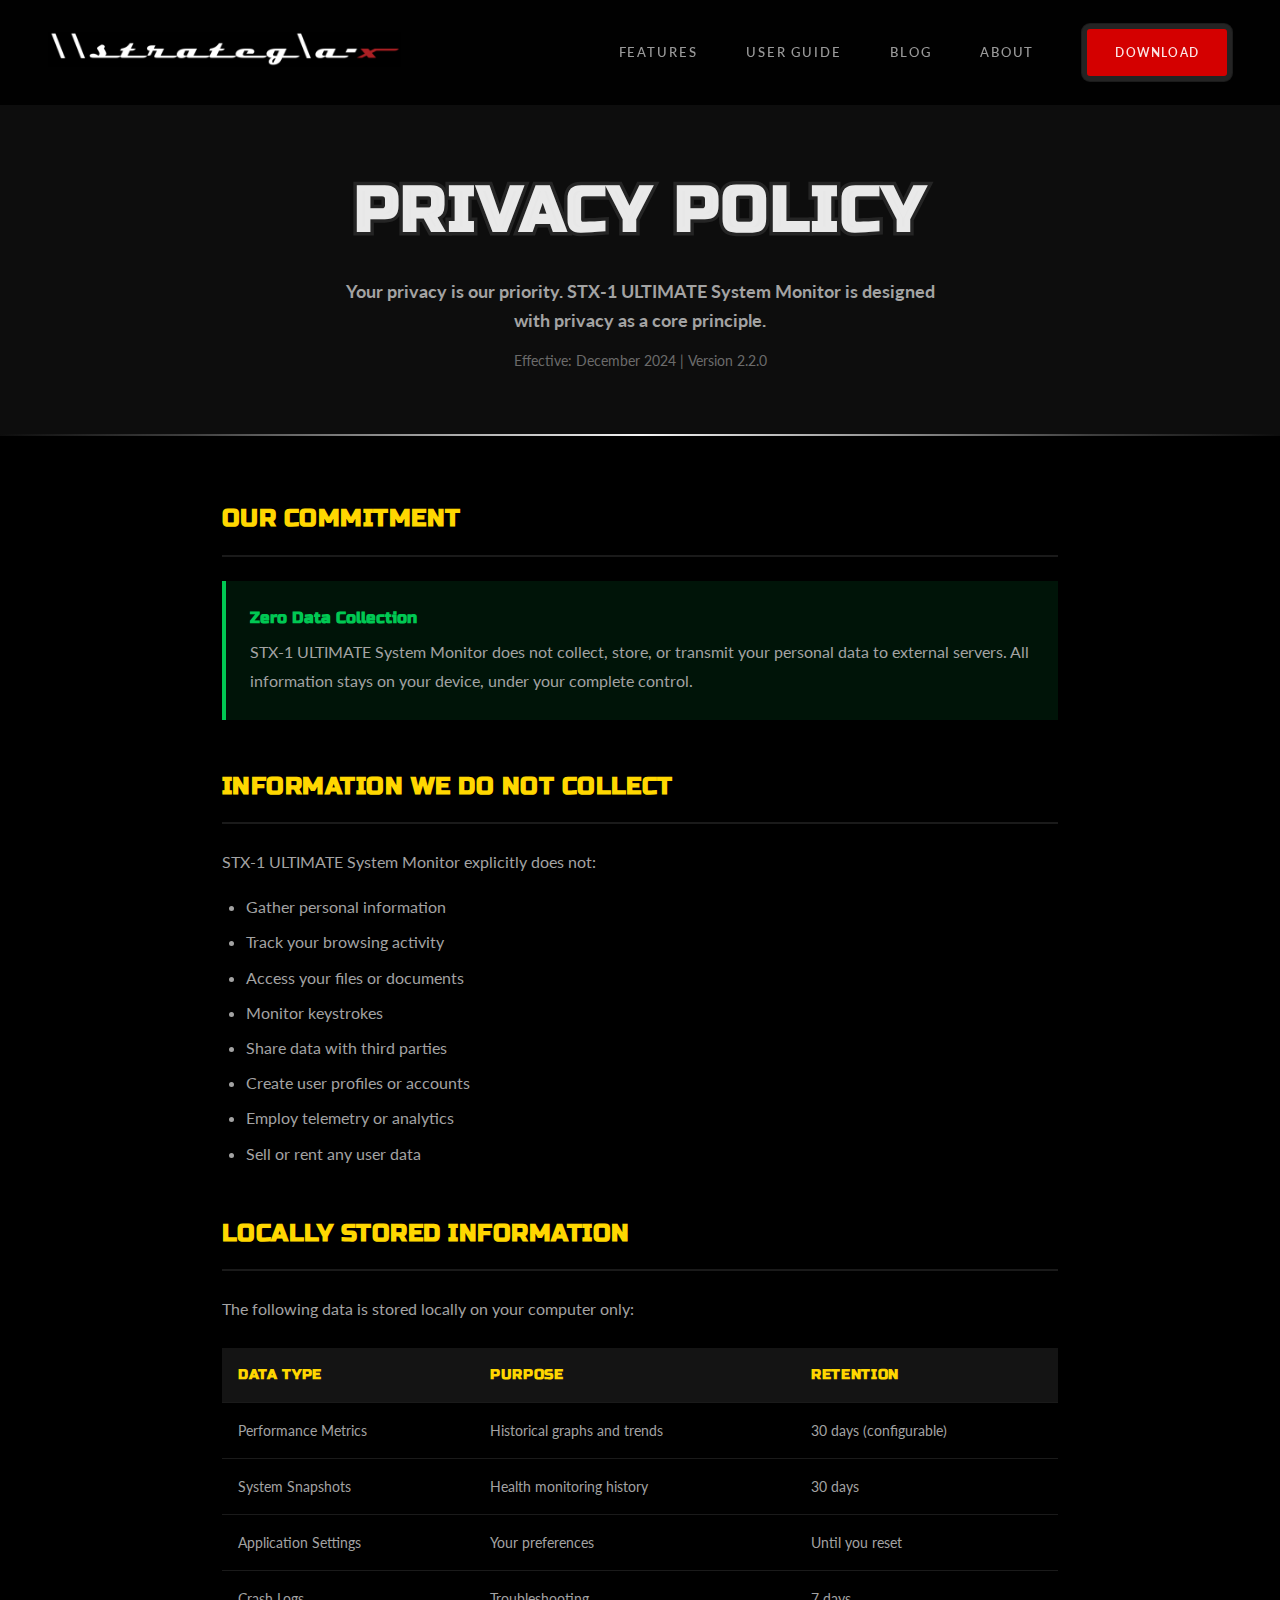
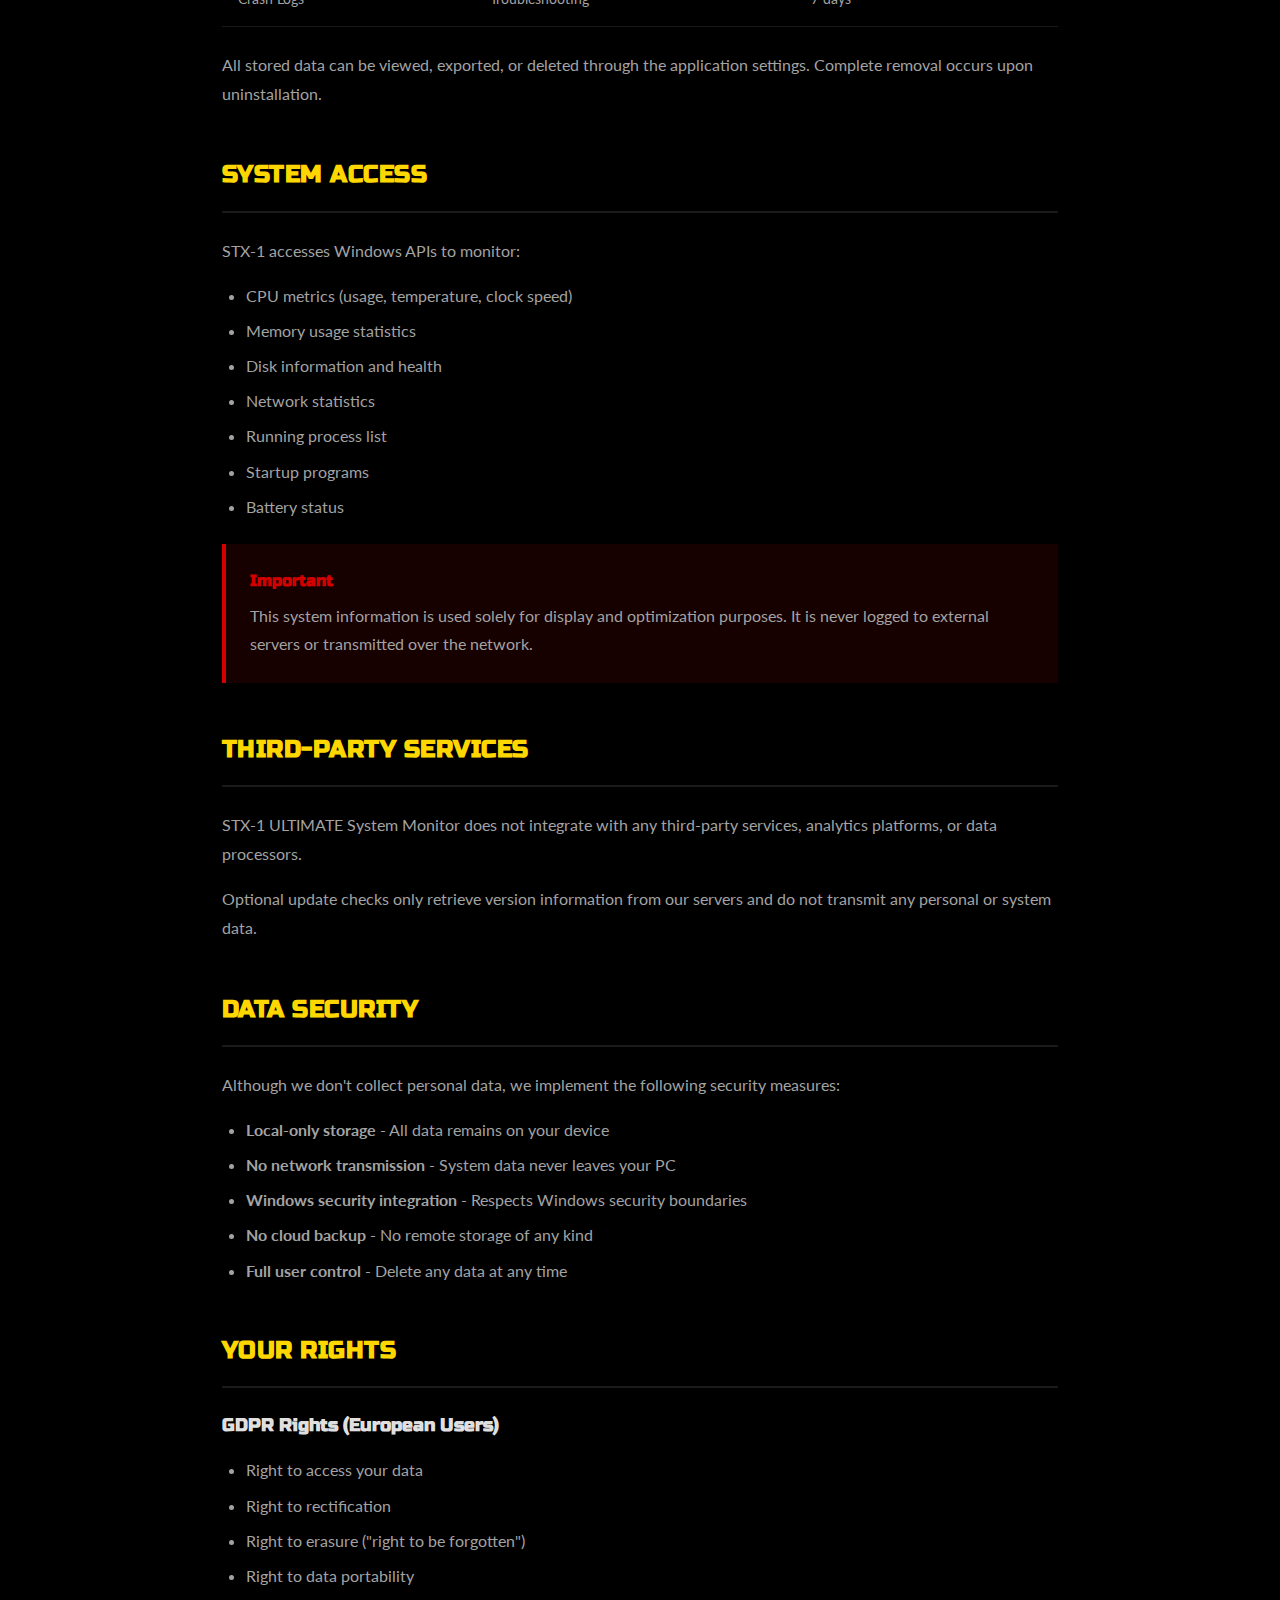
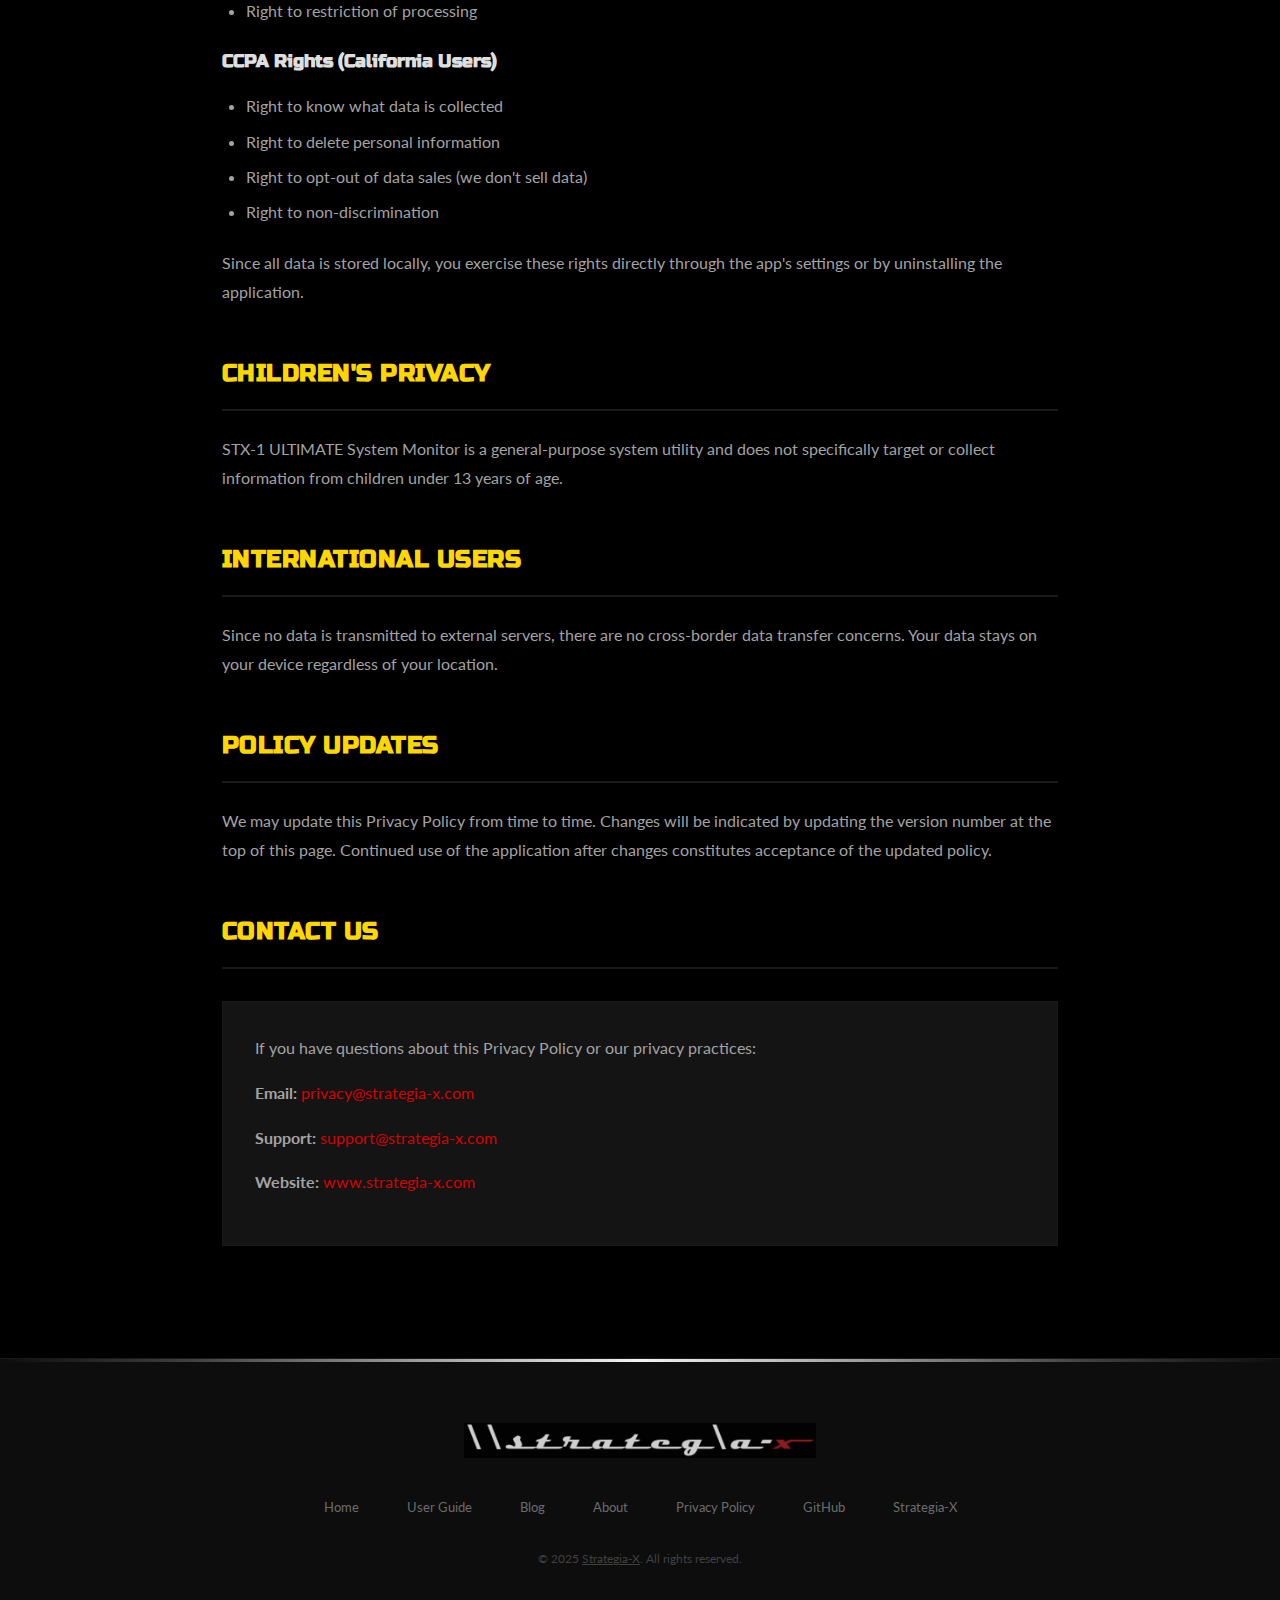
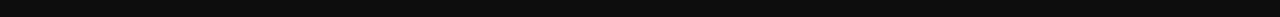
<file: privacy.html>
<!DOCTYPE html>
<html lang="en">
<head>
    <meta charset="UTF-8">
    <meta name="viewport" content="width=device-width, initial-scale=1.0">

    <!-- SEO Meta Tags -->
    <title>Privacy Policy - STX-1 ULTIMATE System Monitor</title>
    <meta name="description" content="Privacy Policy for STX-1 ULTIMATE System Monitor. We do not collect, store, or transmit your personal data. Your privacy is our priority.">
    <meta name="keywords" content="STX-1 privacy policy, system monitor privacy, Windows app privacy, data protection, GDPR compliant">
    <meta name="author" content="Strategia-X">
    <meta name="robots" content="index, follow">
    <link rel="canonical" href="https://stx-1.com/privacy.html">

    <!-- Open Graph -->
    <meta property="og:type" content="article">
    <meta property="og:title" content="Privacy Policy - STX-1 ULTIMATE System Monitor">
    <meta property="og:description" content="Privacy Policy for STX-1 ULTIMATE System Monitor. Your data stays on your device.">
    <meta property="og:url" content="https://stx-1.com/privacy.html">
    <meta property="og:site_name" content="STX-1">
    <meta property="og:image" content="https://stx-1.com/public%20media/OG.png">

    <!-- Theme Color -->
    <meta name="theme-color" content="#D40000">

    <!-- Favicon -->
    <link rel="icon" type="image/png" href="logos/web_favicon.png">
    <link rel="apple-touch-icon" href="logos/STX.png">

    <!-- Fonts -->
    <link rel="preconnect" href="https://fonts.googleapis.com">
    <link rel="preconnect" href="https://fonts.gstatic.com" crossorigin>
    <link href="https://fonts.googleapis.com/css2?family=Russo+One&family=Lato:wght@300;400;700&display=swap" rel="stylesheet">
    <link rel="stylesheet" href="https://fonts.googleapis.com/css2?family=Material+Symbols+Outlined:opsz,wght,FILL,GRAD@24,400,1,0" />

    <style>
        :root {
            --nero: #000000;
            --nero-light: #0a0a0a;
            --rosso-corsa: #D40000;
            --rosso-dark: #A30000;
            --giallo-modena: #FFD700;
            --chrome: rgba(255, 255, 255, 0.9);
            --chrome-dim: rgba(255, 255, 255, 0.6);
            --carbon-900: #0d0d0d;
            --carbon-800: #141414;
            --carbon-700: #1a1a1a;
            --carbon-600: #242424;
            --carbon-500: #404040;
            --carbon-400: #6b6b6b;
            --carbon-300: #a3a3a3;
            --font-display: 'Russo One', sans-serif;
            --font-body: 'Lato', sans-serif;
            --ease-out-expo: cubic-bezier(0.16, 1, 0.3, 1);
        }

        *, *::before, *::after {
            margin: 0;
            padding: 0;
            box-sizing: border-box;
        }

        html {
            scroll-behavior: smooth;
        }

        body {
            font-family: var(--font-body);
            background-color: var(--nero);
            color: var(--chrome);
            line-height: 1.6;
            -webkit-font-smoothing: antialiased;
        }

        /* Navigation */
        .nav {
            position: fixed;
            top: 0;
            left: 0;
            right: 0;
            z-index: 1000;
            padding: 1.5rem 3rem;
            background: rgba(0, 0, 0, 0.9);
            backdrop-filter: blur(20px);
        }

        .nav-inner {
            max-width: 1400px;
            margin: 0 auto;
            display: flex;
            justify-content: space-between;
            align-items: center;
        }

        .nav-logo img {
            height: 35px;
            width: auto;
        }

        .nav-links {
            display: flex;
            align-items: center;
            gap: 3rem;
        }

        .nav-link {
            font-size: 0.8rem;
            font-weight: 500;
            letter-spacing: 0.15em;
            text-transform: uppercase;
            color: var(--chrome-dim);
            text-decoration: none;
            transition: color 0.3s ease;
        }

        .nav-link:hover {
            color: var(--chrome);
        }

        .nav-cta {
            font-family: var(--font-body);
            font-size: 0.75rem;
            font-weight: 600;
            letter-spacing: 0.1em;
            text-transform: uppercase;
            color: var(--chrome);
            background: var(--rosso-corsa);
            padding: 0.875rem 1.75rem;
            text-decoration: none;
            position: relative;
            border-radius: 8px;
            overflow: hidden;
            border: 5.75px solid var(--carbon-600);
            box-shadow: 0 0 0 1px rgba(255,255,255,0.1);
            transition: all 0.4s var(--ease-out-expo);
        }

        .nav-cta:hover {
            background: var(--rosso-dark);
            transform: translateY(-2px);
            box-shadow: 0 10px 30px rgba(212, 0, 0, 0.45);
        }

        /* Page Header */
        .page-header {
            padding: 10rem 2rem 4rem;
            text-align: center;
            background: var(--carbon-900);
            position: relative;
        }

        .page-header::after {
            content: '';
            position: absolute;
            bottom: 0;
            left: 0;
            right: 0;
            height: 2.5px;
            background: linear-gradient(to right,
                transparent 0%,
                rgba(64, 64, 64, 1) 15%,
                rgba(168, 168, 168, 1) 35%,
                rgba(255, 255, 255, 0.95) 50%,
                rgba(168, 168, 168, 1) 65%,
                rgba(64, 64, 64, 1) 85%,
                transparent 100%);
        }

        .page-title {
            font-family: var(--font-display);
            font-size: clamp(2.5rem, 6vw, 4rem);
            text-transform: uppercase;
            letter-spacing: 0.03em;
            margin-bottom: 1rem;
            -webkit-text-stroke: 7px var(--carbon-600);
            text-stroke: 7px var(--carbon-600);
            paint-order: stroke fill;
        }

        .page-subtitle {
            font-size: 1.1rem;
            font-weight: 700;
            color: var(--carbon-300);
            max-width: 600px;
            margin: 0 auto;
        }

        .version-info {
            margin-top: 1rem;
            font-size: 0.85rem;
            color: var(--carbon-400);
        }

        /* Content */
        .privacy-content {
            max-width: 900px;
            margin: 0 auto;
            padding: 4rem 2rem;
        }

        .privacy-section {
            margin-bottom: 3rem;
        }

        .privacy-section h2 {
            font-family: var(--font-display);
            font-size: 1.5rem;
            color: var(--giallo-modena);
            text-transform: uppercase;
            letter-spacing: 0.02em;
            margin-bottom: 1.5rem;
            padding-bottom: 1rem;
            border-bottom: 2px solid var(--carbon-700);
        }

        .privacy-section h3 {
            font-family: var(--font-display);
            font-size: 1.1rem;
            color: var(--chrome);
            margin: 1.5rem 0 1rem;
        }

        .privacy-section p {
            color: var(--carbon-300);
            margin-bottom: 1rem;
            line-height: 1.8;
        }

        .privacy-section ul {
            color: var(--carbon-300);
            margin: 1rem 0 1.5rem 1.5rem;
        }

        .privacy-section li {
            margin-bottom: 0.5rem;
            line-height: 1.7;
        }

        /* Highlight Box */
        .highlight-box {
            background: rgba(212, 0, 0, 0.1);
            border-left: 4px solid var(--rosso-corsa);
            padding: 1.5rem;
            margin: 1.5rem 0;
        }

        .highlight-box.green {
            background: rgba(0, 200, 83, 0.1);
            border-left-color: #00C853;
        }

        .highlight-box h4 {
            color: var(--rosso-corsa);
            font-family: var(--font-display);
            margin-bottom: 0.5rem;
        }

        .highlight-box.green h4 {
            color: #00C853;
        }

        .highlight-box p {
            margin: 0;
        }

        /* Table */
        .privacy-table {
            width: 100%;
            border-collapse: collapse;
            margin: 1.5rem 0;
        }

        .privacy-table th,
        .privacy-table td {
            padding: 1rem;
            text-align: left;
            border-bottom: 1px solid var(--carbon-700);
        }

        .privacy-table th {
            background: var(--carbon-800);
            color: var(--giallo-modena);
            font-family: var(--font-display);
            font-size: 0.85rem;
            text-transform: uppercase;
            letter-spacing: 0.05em;
        }

        .privacy-table td {
            color: var(--carbon-300);
            font-size: 0.9rem;
        }

        /* Contact */
        .contact-info {
            background: var(--carbon-800);
            border: 1px solid var(--carbon-700);
            padding: 2rem;
            margin-top: 2rem;
        }

        .contact-info a {
            color: var(--rosso-corsa);
            text-decoration: none;
        }

        .contact-info a:hover {
            text-decoration: underline;
        }

        /* Footer */
        .footer {
            background: var(--carbon-900);
            border-top: 1px solid var(--carbon-700);
            padding: 4rem 2rem 3rem;
            text-align: center;
            position: relative;
        }

        .footer::before {
            content: '';
            position: absolute;
            top: 0;
            left: 0;
            right: 0;
            height: 2.5px;
            background: linear-gradient(to right,
                transparent 0%,
                rgba(64, 64, 64, 1) 15%,
                rgba(168, 168, 168, 1) 35%,
                rgba(255, 255, 255, 0.95) 50%,
                rgba(168, 168, 168, 1) 65%,
                rgba(64, 64, 64, 1) 85%,
                transparent 100%);
        }

        .footer-logo img {
            height: 35px;
            opacity: 0.8;
            margin-bottom: 2rem;
        }

        .footer-links {
            display: flex;
            justify-content: center;
            gap: 3rem;
            margin-bottom: 2rem;
            flex-wrap: wrap;
        }

        .footer-link {
            font-size: 0.8rem;
            color: var(--carbon-400);
            text-decoration: none;
        }

        .footer-link:hover {
            color: var(--rosso-corsa);
        }

        .footer-copy {
            font-size: 0.75rem;
            color: var(--carbon-500);
        }

        /* Responsive */
        @media (max-width: 768px) {
            .nav-links {
                display: none;
            }

            .privacy-content {
                padding: 2rem 1rem;
            }

            .footer-links {
                gap: 1.5rem;
            }
        }
    </style>
</head>
<body>
    <!-- Navigation -->
    <nav class="nav">
        <div class="nav-inner">
            <a href="/" class="nav-logo">
                <img src="logos/toolbar_logo.png" alt="STX-1">
            </a>
            <div class="nav-links">
                <a href="index.html#features" class="nav-link">Features</a>
                <a href="guide.html" class="nav-link">User Guide</a>
                <a href="blog.html" class="nav-link">Blog</a>
                <a href="about.html" class="nav-link">About</a>
                <a href="index.html#download" class="nav-cta">Download</a>
            </div>
        </div>
    </nav>

    <!-- Page Header -->
    <header class="page-header">
        <h1 class="page-title">Privacy Policy</h1>
        <p class="page-subtitle">Your privacy is our priority. STX-1 ULTIMATE System Monitor is designed with privacy as a core principle.</p>
        <p class="version-info">Effective: December 2024 | Version 2.2.0</p>
    </header>

    <!-- Privacy Content -->
    <main class="privacy-content">

        <section class="privacy-section">
            <h2>Our Commitment</h2>
            <div class="highlight-box green">
                <h4>Zero Data Collection</h4>
                <p>STX-1 ULTIMATE System Monitor does not collect, store, or transmit your personal data to external servers. All information stays on your device, under your complete control.</p>
            </div>
        </section>

        <section class="privacy-section">
            <h2>Information We Do NOT Collect</h2>
            <p>STX-1 ULTIMATE System Monitor explicitly does not:</p>
            <ul>
                <li>Gather personal information</li>
                <li>Track your browsing activity</li>
                <li>Access your files or documents</li>
                <li>Monitor keystrokes</li>
                <li>Share data with third parties</li>
                <li>Create user profiles or accounts</li>
                <li>Employ telemetry or analytics</li>
                <li>Sell or rent any user data</li>
            </ul>
        </section>

        <section class="privacy-section">
            <h2>Locally Stored Information</h2>
            <p>The following data is stored locally on your computer only:</p>
            <table class="privacy-table">
                <tr>
                    <th>Data Type</th>
                    <th>Purpose</th>
                    <th>Retention</th>
                </tr>
                <tr>
                    <td>Performance Metrics</td>
                    <td>Historical graphs and trends</td>
                    <td>30 days (configurable)</td>
                </tr>
                <tr>
                    <td>System Snapshots</td>
                    <td>Health monitoring history</td>
                    <td>30 days</td>
                </tr>
                <tr>
                    <td>Application Settings</td>
                    <td>Your preferences</td>
                    <td>Until you reset</td>
                </tr>
                <tr>
                    <td>Crash Logs</td>
                    <td>Troubleshooting</td>
                    <td>7 days</td>
                </tr>
            </table>
            <p>All stored data can be viewed, exported, or deleted through the application settings. Complete removal occurs upon uninstallation.</p>
        </section>

        <section class="privacy-section">
            <h2>System Access</h2>
            <p>STX-1 accesses Windows APIs to monitor:</p>
            <ul>
                <li>CPU metrics (usage, temperature, clock speed)</li>
                <li>Memory usage statistics</li>
                <li>Disk information and health</li>
                <li>Network statistics</li>
                <li>Running process list</li>
                <li>Startup programs</li>
                <li>Battery status</li>
            </ul>
            <div class="highlight-box">
                <h4>Important</h4>
                <p>This system information is used solely for display and optimization purposes. It is never logged to external servers or transmitted over the network.</p>
            </div>
        </section>

        <section class="privacy-section">
            <h2>Third-Party Services</h2>
            <p>STX-1 ULTIMATE System Monitor does not integrate with any third-party services, analytics platforms, or data processors.</p>
            <p>Optional update checks only retrieve version information from our servers and do not transmit any personal or system data.</p>
        </section>

        <section class="privacy-section">
            <h2>Data Security</h2>
            <p>Although we don't collect personal data, we implement the following security measures:</p>
            <ul>
                <li><strong>Local-only storage</strong> - All data remains on your device</li>
                <li><strong>No network transmission</strong> - System data never leaves your PC</li>
                <li><strong>Windows security integration</strong> - Respects Windows security boundaries</li>
                <li><strong>No cloud backup</strong> - No remote storage of any kind</li>
                <li><strong>Full user control</strong> - Delete any data at any time</li>
            </ul>
        </section>

        <section class="privacy-section">
            <h2>Your Rights</h2>
            <h3>GDPR Rights (European Users)</h3>
            <ul>
                <li>Right to access your data</li>
                <li>Right to rectification</li>
                <li>Right to erasure ("right to be forgotten")</li>
                <li>Right to data portability</li>
                <li>Right to restriction of processing</li>
            </ul>

            <h3>CCPA Rights (California Users)</h3>
            <ul>
                <li>Right to know what data is collected</li>
                <li>Right to delete personal information</li>
                <li>Right to opt-out of data sales (we don't sell data)</li>
                <li>Right to non-discrimination</li>
            </ul>

            <p>Since all data is stored locally, you exercise these rights directly through the app's settings or by uninstalling the application.</p>
        </section>

        <section class="privacy-section">
            <h2>Children's Privacy</h2>
            <p>STX-1 ULTIMATE System Monitor is a general-purpose system utility and does not specifically target or collect information from children under 13 years of age.</p>
        </section>

        <section class="privacy-section">
            <h2>International Users</h2>
            <p>Since no data is transmitted to external servers, there are no cross-border data transfer concerns. Your data stays on your device regardless of your location.</p>
        </section>

        <section class="privacy-section">
            <h2>Policy Updates</h2>
            <p>We may update this Privacy Policy from time to time. Changes will be indicated by updating the version number at the top of this page. Continued use of the application after changes constitutes acceptance of the updated policy.</p>
        </section>

        <section class="privacy-section">
            <h2>Contact Us</h2>
            <div class="contact-info">
                <p>If you have questions about this Privacy Policy or our privacy practices:</p>
                <p><strong>Email:</strong> <a href="mailto:privacy@strategia-x.com">privacy@strategia-x.com</a></p>
                <p><strong>Support:</strong> <a href="mailto:support@strategia-x.com">support@strategia-x.com</a></p>
                <p><strong>Website:</strong> <a href="https://www.strategia-x.com" target="_blank">www.strategia-x.com</a></p>
            </div>
        </section>

    </main>

    <!-- Footer -->
    <footer class="footer">
        <a href="/" class="footer-logo">
            <img src="logos/toolbar_logo.png" alt="STX-1">
        </a>
        <div class="footer-links">
            <a href="index.html" class="footer-link">Home</a>
            <a href="guide.html" class="footer-link">User Guide</a>
            <a href="blog.html" class="footer-link">Blog</a>
            <a href="about.html" class="footer-link">About</a>
            <a href="privacy.html" class="footer-link">Privacy Policy</a>
            <a href="https://github.com/Git-Rocky-Stack/sysmonitor-windows" target="_blank" class="footer-link">GitHub</a>
            <a href="https://www.strategia-x.com" target="_blank" class="footer-link">Strategia-X</a>
        </div>
        <p class="footer-copy">&copy; 2025 <a href="https://www.strategia-x.com" target="_blank" style="color: inherit;">Strategia-X</a>. All rights reserved.</p>
    </footer>
</body>
</html>
</file>
